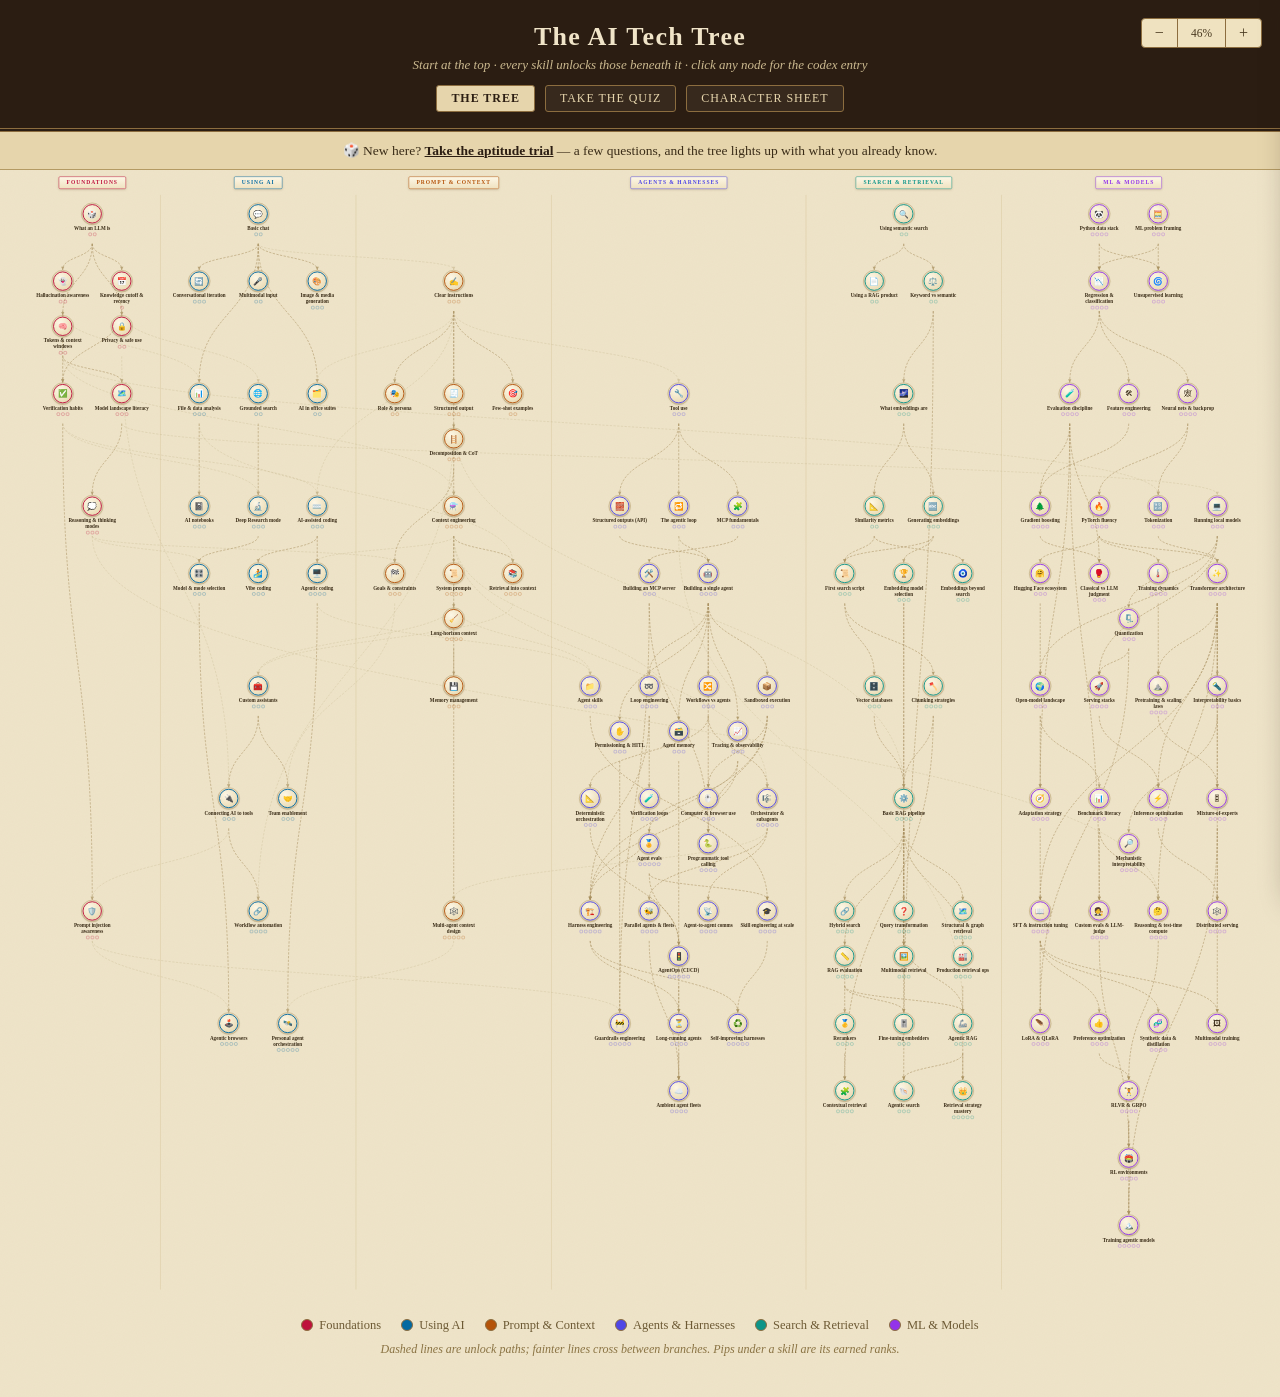
<file: index.html>
<!DOCTYPE html>
<html lang="en">
<head>
<meta charset="UTF-8">
<meta name="viewport" content="width=device-width, initial-scale=1.0">
<title>The AI Tech Tree</title>
<link rel="stylesheet" href="tt.css">
<style>
  #zoomCtl {
    position: absolute; right: 18px; top: 18px; z-index: 5;
    display: flex; align-items: stretch;
    background: #efe2c0; border: 1px solid #8c6d3f; border-radius: 4px; overflow: hidden;
  }
  #zoomCtl button {
    font-family: inherit; cursor: pointer; background: transparent; color: #4a3a20;
    border: none; border-right: 1px solid #8c6d3f; padding: 6px 13px;
  }
  #zoomCtl button:last-child { border-right: none; }
  #zoomCtl button:hover:not(:disabled) { background: #f7edd2; }
  #zoomCtl button:disabled { opacity: .4; cursor: default; }
  #zoomCtl #zoomOut, #zoomCtl #zoomIn { font-size: 16px; line-height: 1; }
  #zoomCtl #zoomPct { font-size: 11.5px; min-width: 46px; }
  @media (max-width: 700px) {
    /* absolute top-right collides with the centered, wrapping title on narrow screens —
       drop it into normal flow below the nav instead */
    #zoomCtl { position: static; margin: 14px auto 0; width: fit-content; }
  }
  #viewport { overflow: auto; -webkit-overflow-scrolling: touch; touch-action: pan-x pan-y; }
  /* .stage carries the *visual* (post-zoom) footprint so scrolling/centering use real box
     dimensions; .canvas keeps its native pixel size and is scaled with transform, which — unlike
     the legacy `zoom` property — every engine renders identically (avoids WebKit's mobile
     "text autosizing" blowing font sizes back up when a container is shrunk). */
  .stage { position: relative; margin: 0 auto; }
  .canvas { position: relative; transform-origin: top left; }
  svg.edges { position: absolute; inset: 0; pointer-events: none; }
  .lane-head {
    position: absolute; top: 14px; transform: translateX(-50%); z-index: 6;
    background: linear-gradient(180deg,#fdf7e6,#efe2c0);
    border: 1px solid var(--c); border-radius: 3px;
    padding: 5px 16px; font-size: 12px; font-weight: 700;
    letter-spacing: .18em; text-transform: uppercase; color: var(--c);
    box-shadow: 0 2px 5px rgba(80,60,20,.22); white-space: nowrap;
  }
  .node { position: absolute; width: 122px; text-align: center; cursor: pointer; transition: opacity .15s, transform .15s; z-index: 3; }
  .node .medal {
    width: 42px; height: 42px; margin: 0 auto 4px; border-radius: 50%;
    background: radial-gradient(circle at 35% 30%, #fdf7e6, #efe2c0 60%, #e2d1a6);
    border: 2.5px solid var(--c); outline: 1px solid #b49a63; outline-offset: 2px;
    display: flex; align-items: center; justify-content: center;
    font-size: 17px; box-shadow: 0 2px 5px rgba(80,60,20,.32);
  }
  .node .nm { font-size: 11px; font-weight: 700; line-height: 1.2; color: #3a2c17; }
  .node .pips { display:flex; justify-content:center; gap:3px; margin-top:3px; height:8px; }
  .node .pips i { width:7px; height:7px; border-radius:2px; border:1px solid var(--c); background:transparent; opacity:.55; }
  .node .pips i.on { background: var(--c); opacity:1; }
  /* once the trial has data, unearned skills recede */
  body.surveyed .node.locked { opacity:.38; }
  body.surveyed .node.locked .medal { filter: grayscale(.75); }
  body.surveyed .node.locked:hover { opacity:.9; }
  .node.sel .medal { outline:2px solid #2b1d12; outline-offset:3px; }
  .dim { opacity: .13 !important; }
  .lit { transform: scale(1.06); z-index: 8; opacity:1 !important; }
  .lit .medal { filter:none !important; }
  .tip {
    position: absolute; z-index: 60; width: 250px; font-size: 12px; line-height: 1.5;
    padding: 10px 13px; border-radius: 6px; pointer-events: none; display: none;
    background: #fbf3dd; border: 1px solid #b49a63; color: #4a3a20;
    box-shadow: 0 6px 18px rgba(80,60,20,.4);
  }
  .tip .needs { margin-top: 5px; font-size: 11px; color: #8a7343; font-style: italic; }
  footer { text-align: center; padding: 18px 0 40px; }
  .legend { display: inline-flex; gap: 20px; font-size: 12.5px; color: #6d5a34; flex-wrap: wrap; justify-content: center; }
  .legend .sw { width: 12px; height: 12px; border-radius: 50%; display: inline-block; margin-right: 6px; vertical-align: -1.5px; border: 1px solid #8c6d3f; }
  .hint { margin-top: 9px; font-size: 12px; font-style: italic; color: #8a7343; }

  .banner { text-align:center; padding: 10px; background:#e6d5ac; border-bottom:1px solid #b49a63; font-size:13.5px; }
  .banner a { color:#2b1d12; font-weight:700; }

  /* ---------- side drawer ---------- */
  #shade { position:fixed; inset:0; background:rgba(43,29,18,.25); z-index:90; opacity:0; pointer-events:none; transition:opacity .22s; }
  #shade.open { opacity:1; pointer-events:auto; }
  #drawer {
    position: fixed; top:0; right:0; width: 420px; max-width: 94vw; z-index: 95;
    height: 100vh; height: 100dvh;
    background: #fbf3dd; border-left: 2px solid #8c6d3f; box-shadow: -10px 0 28px rgba(43,29,18,.4);
    transform: translateX(105%); transition: transform .25s ease;
    overflow-y: auto; overflow-x: hidden; overscroll-behavior: contain;
    -webkit-overflow-scrolling: touch; touch-action: pan-y;
    padding: 22px 24px 40px;
  }
  #drawer.open { transform: translateX(0); }
  #drawer .dclose { position:absolute; top:12px; right:14px; font-size:20px; background:none; border:none; cursor:pointer; color:#8a7343; font-family:inherit; }
  #drawer .dhead { display:flex; gap:14px; align-items:center; margin: 4px 0 4px; }
  #drawer .dmedal {
    width: 56px; height: 56px; border-radius:50%; flex:none;
    background: radial-gradient(circle at 35% 30%, #fdf7e6, #efe2c0 60%, #e2d1a6);
    border: 3px solid var(--c); outline:1px solid #b49a63; outline-offset:2px;
    display:flex; align-items:center; justify-content:center; font-size:26px;
    box-shadow: 0 2px 6px rgba(80,60,20,.32);
  }
  #drawer h2 { font-size: 20px; line-height:1.2; }
  #drawer .dsub { margin-top: 3px; }
  #drawer h4 { font-size: 11px; letter-spacing:.16em; text-transform:uppercase; color:#6d5a34;
               border-bottom:1px solid #d8c69c; padding-bottom:4px; margin: 20px 0 9px; }
  #drawer p { font-size: 13.5px; line-height:1.6; color:#3a2c17; }
  #drawer .ranks { display:flex; flex-direction:column; gap:6px; }
  #drawer .rrow { display:flex; align-items:baseline; gap:9px; cursor:pointer; padding:6px 8px; border-radius:5px; border:1px solid transparent; }
  #drawer .rrow:hover { background:#fff9e8; border-color:#d8c69c; }
  #drawer .rrow .box { flex:none; width:15px; height:15px; border-radius:3px; border:1.5px solid var(--c); background:transparent; position:relative; top:2px; }
  #drawer .rrow.on .box { background:var(--c); }
  #drawer .rrow.on .box::after { content:'✓'; color:#fbf3dd; font-size:11px; position:absolute; top:-2px; left:2px; }
  #drawer .rrow .rl { font-size:13px; }
  #drawer .rrow.on .rl { font-weight:700; }
  #drawer .rrow .rn { font-size:10.5px; color:#8a7343; flex:none; width:16px; }
  #drawer .srcnote { font-size:11.5px; color:#8a7343; font-style:italic; margin-top:7px; }
  #drawer .linkrow { display:flex; flex-wrap:wrap; gap:7px; }
  #drawer .nlink { display:inline-flex; align-items:center; gap:6px; font-size:12px; text-decoration:none; color:#3a2c17;
                   border:1px solid var(--c); border-radius:14px; padding:4px 11px 4px 7px; background:#fdf7e6; cursor:pointer; }
  #drawer .nlink:hover { background:#fff9e8; }
  #drawer .nlink.done { border-style:solid; }
  #drawer .nlink.todo { opacity:.62; border-style:dashed; }
  #drawer ul.res { list-style:none; }
  #drawer ul.res li { margin-bottom:7px; font-size:13px; }
  #drawer ul.res a { color:#5b4426; }
</style>
</head>
<body>
<header class="masthead">
  <h1>The AI Tech Tree</h1>
  <div class="sub">Start at the top · every skill unlocks those beneath it · click any node for the codex entry</div>
  <div id="nav"></div>
  <div id="zoomCtl" role="group" aria-label="Zoom controls">
    <button id="zoomOut" title="Zoom out" aria-label="Zoom out">−</button>
    <button id="zoomPct" title="Reset to fit width" aria-label="Reset zoom to fit width">100%</button>
    <button id="zoomIn" title="Zoom in" aria-label="Zoom in">+</button>
  </div>
</header>
<div class="banner" id="banner" style="display:none">
  🎲 New here? <a href="quiz.html">Take the aptitude trial</a> — a few questions, and the tree lights up with what you already know.
</div>
<div id="viewport"><div class="stage" id="stage"><div class="canvas" id="canvas"></div></div></div>
<footer>
  <div class="legend" id="legend"></div>
  <div class="hint">Dashed lines are unlock paths; fainter lines cross between branches. Pips under a skill are its earned ranks.</div>
</footer>

<div id="shade"></div>
<aside id="drawer" aria-label="skill codex entry"></aside>

<script src="skills-data.js"></script>
<script src="app.js"></script>
<script>
document.getElementById('nav').innerHTML = ttNav('tree');
if (!TT.state.quiz.started && !TT.totals().resolved) document.getElementById('banner').style.display = '';

// ---------- layout ----------
const SLOTW = 128, LANE_GAP = 40, ROWH = 146, WRAPH = 98, TOP = 74, MARGIN = 46;
const groups = {};
NODES.forEach(n=>{
  const k = n.br + '|' + n.level;
  (groups[k] = groups[k] || []).push(n);
});
Object.values(groups).forEach(g=>{
  const ms = MAXSLOT[g[0].br];
  g.forEach((n,i)=>{ n.slot = i % ms; n.wrow = Math.floor(i / ms); n.rowCount = Math.min(g.length - Math.floor(i/ms)*ms, ms); });
});
let lx = MARGIN;
const laneStart = {}, laneWidth = {};
BRANCHES.forEach(b=>{
  laneStart[b.k] = lx;
  laneWidth[b.k] = MAXSLOT[b.k] * SLOTW;
  lx += laneWidth[b.k] + LANE_GAP;
});
const W = lx - LANE_GAP + MARGIN;
const levelRows = {};
for (let L=1; L<=MAXL; L++){
  levelRows[L] = 1;
  BRANCHES.forEach(b=>{
    const g = groups[b.k+'|'+L];
    if (g) levelRows[L] = Math.max(levelRows[L], Math.ceil(g.length / MAXSLOT[b.k]));
  });
}
const levelY = {};
let cy = TOP;
for (let L=1; L<=MAXL; L++){
  levelY[L] = cy;
  cy += ROWH + (levelRows[L]-1)*WRAPH;
}
const H = cy + 30;

NODES.forEach(n=>{
  const centerOffset = (MAXSLOT[n.br] - n.rowCount) * SLOTW / 2;
  n.x = laneStart[n.br] + centerOffset + n.slot*SLOTW + SLOTW/2;
  n.y = levelY[n.level] + n.wrow*WRAPH + 21 + 2;
});

// ---------- render ----------
const canvas = document.getElementById('canvas');
canvas.style.width = W+'px'; canvas.style.height = H+'px';

BRANCHES.forEach(b=>{
  const el = document.createElement('div');
  el.className = 'lane-head';
  el.style.left = (laneStart[b.k] + laneWidth[b.k]/2)+'px';
  el.style.setProperty('--c', b.c);
  el.textContent = b.name;
  canvas.appendChild(el);
});

const svg = document.createElementNS('http://www.w3.org/2000/svg','svg');
svg.setAttribute('class','edges'); svg.setAttribute('width',W); svg.setAttribute('height',H);
canvas.appendChild(svg);
BRANCHES.slice(1).forEach(b=>{
  const x = laneStart[b.k] - LANE_GAP/2;
  const p = document.createElementNS('http://www.w3.org/2000/svg','path');
  p.setAttribute('d',`M ${x} ${TOP-20} L ${x} ${H-16}`);
  p.setAttribute('stroke','#d8c69c'); p.setAttribute('stroke-width','1'); p.setAttribute('fill','none');
  svg.appendChild(p);
});

const EDGE_C = '#a8905f', EDGE_X = '#bfae83', EDGE_LIT = '#2b1d12';
const edgeEls = {};
const EDGES = [];
NODES.forEach(n=>n.pre.forEach(p=>EDGES.push([p, n.id])));
EDGES.forEach(([a,b])=>{
  const na = byId[a], nb = byId[b];
  const x1 = na.x, y1 = na.y + 21 + 42;   // out the bottom, below label+pips
  const x2 = nb.x, y2 = nb.y - 21 - 5;
  const my = (y1+y2)/2;
  const cross = na.br !== nb.br;
  const p = document.createElementNS('http://www.w3.org/2000/svg','path');
  p.setAttribute('d',`M ${x1} ${y1} C ${x1} ${my}, ${x2} ${my}, ${x2} ${y2-2} L ${x2} ${y2}`);
  p.setAttribute('fill','none');
  p.setAttribute('stroke', cross?EDGE_X:EDGE_C);
  p.setAttribute('stroke-width', cross?'1.2':'1.5');
  p.setAttribute('stroke-dasharray','5 3');
  p.style.opacity = cross? .5 : .75;
  const tip = document.createElementNS('http://www.w3.org/2000/svg','path');
  tip.setAttribute('d',`M ${x2-3.5} ${y2-7} L ${x2} ${y2} L ${x2+3.5} ${y2-7} Z`);
  tip.setAttribute('fill', cross?EDGE_X:EDGE_C);
  tip.style.opacity = cross? .5 : .75;
  svg.appendChild(p); svg.appendChild(tip);
  edgeEls[a+'>'+b] = {p, tip, cross};
});

const tipEl = document.createElement('div'); tipEl.className='tip'; canvas.appendChild(tipEl);

const nodeEls = {};
NODES.forEach(n=>{
  const el = document.createElement('div');
  el.className = 'node';
  el.style.left = (n.x-61)+'px';
  el.style.top = (n.y - 21 - 2)+'px';
  el.style.setProperty('--c', n.c);
  el.innerHTML = `<div class="medal">${n.icon}</div><div class="nm">${n.name}</div>
    <div class="pips">${Array.from({length:n.maxRank},(_,i)=>'<i></i>').join('')}</div>`;
  canvas.appendChild(el);
  nodeEls[n.id] = el;

  el.addEventListener('click', ()=>openDrawer(n.id));

  el.addEventListener('mouseenter', ()=>{
    const keep = new Set([n.id, ...ANC[n.id], ...DESC[n.id]]);
    NODES.forEach(m=>{
      nodeEls[m.id].classList.toggle('dim', !keep.has(m.id));
      nodeEls[m.id].classList.toggle('lit', keep.has(m.id));
    });
    Object.entries(edgeEls).forEach(([k,e])=>{
      const [a,b] = k.split('>');
      const on = keep.has(a) && keep.has(b);
      e.p.setAttribute('stroke', on?EDGE_LIT:(e.cross?EDGE_X:EDGE_C));
      e.p.setAttribute('stroke-width', on?'2.4':(e.cross?'1.2':'1.5'));
      e.tip.setAttribute('fill', on?EDGE_LIT:(e.cross?EDGE_X:EDGE_C));
      e.p.style.opacity = e.tip.style.opacity = on?1:.07;
    });
    tipEl.style.display='block';
    const needNames = n.pre.map(p=>byId[p].name).join(', ');
    const r = TT.rankOf(n.id), mm = TT.maskOf(n.id);
    const hi = mm.lastIndexOf(true);
    const rline = TT.resolved(n.id) ? `<div class="needs">Your ranks: ${r} of ${n.maxRank}${hi>=0? ' — up to "'+n.ranks[hi]+'"':''}</div>` : '';
    tipEl.innerHTML = `<b>${n.name}</b><br>${n.d}` + rline +
      (needNames?`<div class="needs">Unlocked by: ${needNames}</div>`:'<div class="needs">A starting point — no prerequisites.</div>');
    tipEl.style.left = Math.max(8, Math.min(n.x+40, W-266))+'px';
    tipEl.style.top = Math.max(6, n.y-80)+'px';
  });
  el.addEventListener('mouseleave', ()=>{
    NODES.forEach(m=>nodeEls[m.id].classList.remove('dim','lit'));
    Object.values(edgeEls).forEach(e=>{
      e.p.setAttribute('stroke', e.cross?EDGE_X:EDGE_C);
      e.p.setAttribute('stroke-width', e.cross?'1.2':'1.5');
      e.tip.setAttribute('fill', e.cross?EDGE_X:EDGE_C);
      e.p.style.opacity = e.tip.style.opacity = e.cross?.5:.75;
    });
    tipEl.style.display='none';
  });
});

document.getElementById('legend').innerHTML =
  BRANCHES.map(b=>`<span><span class="sw" style="background:${b.c}"></span>${b.name}</span>`).join('');

// ---------- progression state on the tree ----------
function refreshNode(id){
  const el = nodeEls[id], m = TT.maskOf(id);
  el.querySelectorAll('.pips i').forEach((p,i)=>p.classList.toggle('on', !!m[i]));
  el.classList.toggle('locked', TT.rankOf(id) === 0);
}
function refreshAll(){
  const surveyed = TT.totals().resolved > 0;
  document.body.classList.toggle('surveyed', surveyed);
  NODES.forEach(n=>refreshNode(n.id));
}
refreshAll();

// ---------- drawer ----------
const drawer = document.getElementById('drawer');
const shade = document.getElementById('shade');
let openId = null;

function srcLabel(e){
  if (!e) return 'Unmapped — the trial never got to this one. Tick a rank to set it yourself.';
  if (e.src === 'answered') return 'From your trial answer.';
  if (e.src === 'inferred') return e.r
    ? 'Inferred — you claimed a skill this one unlocks, so the tree vouched for you. Correct it if it overreached.'
    : 'Inferred — a prerequisite was still locked, so this was marked locked too.';
  return 'Set by hand. The tree respects your edits.';
}

function openDrawer(id){
  const n = byId[id];
  if (openId && nodeEls[openId]) nodeEls[openId].classList.remove('sel');
  openId = id;
  nodeEls[id].classList.add('sel');
  drawer.style.setProperty('--c', n.c);
  const e = TT.entry(id), r = TT.rankOf(id), m = TT.maskOf(id);
  const branch = BRANCHES.find(b=>b.k===n.br);
  const nlink = (pid, done) => {
    const p = byId[pid];
    return `<span class="nlink ${done?'done':'todo'}" style="--c:${p.c}" data-go="${pid}">${p.icon} ${p.name}</span>`;
  };

  drawer.innerHTML = `
    <button class="dclose" title="close">✕</button>
    <div class="dhead">
      <div class="dmedal">${n.icon}</div>
      <div>
        <h2>${n.name}</h2>
        <div class="dsub"><span class="tt-chip" style="--c:${n.c}">${branch.name}</span></div>
      </div>
    </div>

    <h4>Codex entry</h4>
    <p>${n.long}</p>

    <h4>Mastery — ${r} of ${n.maxRank} rank${n.maxRank>1?'s':''}</h4>
    <div class="ranks">
      ${n.ranks.map((lbl,i)=>`
        <div class="rrow ${m[i] ? 'on':''}" data-i="${i}">
          <span class="rn">${i+1}</span><span class="box"></span><span class="rl">${lbl}</span>
        </div>`).join('')}
    </div>
    <div class="srcnote">${srcLabel(e)}</div>

    <h4>Leveling up</h4>
    <p>${n.levelUp}</p>

    ${n.resources.length ? `<h4>Learn more</h4>
    <ul class="res">${n.resources.map(x=>`<li>📜 <a href="${x.u}" target="_blank" rel="noopener">${x.t}</a></li>`).join('')}</ul>` : ''}

    <h4>Unlocked by</h4>
    ${n.pre.length ? `<div class="linkrow">${n.pre.map(p=>nlink(p, TT.rankOf(p)>0)).join('')}</div>`
                   : '<p style="font-style:italic;color:#8a7343">A starting point — no prerequisites.</p>'}

    ${UNLOCKS[id].length ? `<h4>Unlocks</h4>
    <div class="linkrow">${UNLOCKS[id].map(p=>nlink(p, TT.rankOf(p)>0)).join('')}</div>` : ''}
  `;

  drawer.querySelector('.dclose').addEventListener('click', closeDrawer);
  drawer.querySelectorAll('.rrow').forEach(row => row.addEventListener('click', ()=>{
    TT.toggleRank(id, +row.dataset.i);   // each rank is its own checkbox — gaps allowed
    refreshAll();
    openDrawer(id);                      // re-render with new state
  }));
  drawer.querySelectorAll('.nlink').forEach(a => a.addEventListener('click', ()=>{
    const pid = a.dataset.go;
    openDrawer(pid);
    scrollToNode(pid);
  }));

  drawer.classList.add('open');
  shade.classList.add('open');
  history.replaceState(null, '', '#s=' + id);
}

function closeDrawer(){
  drawer.classList.remove('open');
  shade.classList.remove('open');
  if (openId && nodeEls[openId]) nodeEls[openId].classList.remove('sel');
  openId = null;
  history.replaceState(null, '', location.pathname);
}
shade.addEventListener('click', closeDrawer);
document.addEventListener('keydown', e=>{ if (e.key==='Escape') closeDrawer(); });

function scrollToNode(id){
  const n = byId[id];
  const vp = document.getElementById('viewport');
  vp.scrollTo({ left: n.x*scale - window.innerWidth/2, behavior:'smooth' });
  window.scrollTo({ top: Math.max(0, n.y*scale - window.innerHeight/2 + 140), behavior:'smooth' });
}

// ---------- zoom ----------
// Map-style zoom: +/- step buttons plus a "reset to fit width" readout, in place of the old
// binary actual-size/fit-width toggle. `.canvas` is scaled with `transform` (not the legacy
// `zoom` property) so every browser — including mobile Safari — renders it identically.
const vp = document.getElementById('viewport'), stage = document.getElementById('stage');
const zoomOutBtn = document.getElementById('zoomOut'), zoomInBtn = document.getElementById('zoomIn'), zoomPctBtn = document.getElementById('zoomPct');
const ZOOM_MIN = 0.08, ZOOM_MAX = 2, ZOOM_STEP = 0.15;
function fitScale(){ return Math.min(1, (window.innerWidth - 24) / W); }
// On phone-width screens, fitting the whole (wide) tree into view shrinks nodes past legibility —
// start at actual size there instead and let people pan/scroll; wider screens keep the overview
// default, and stay "live" (re-fitting on resize) until the person manually zooms.
let liveFit = !window.matchMedia('(max-width: 700px)').matches;
let scale = liveFit ? fitScale() : 1;

function applyZoom(){
  canvas.style.transform = `scale(${scale})`;
  stage.style.width = Math.round(W*scale)+'px';
  stage.style.height = Math.round(H*scale)+'px';
  zoomPctBtn.textContent = Math.round(scale*100)+'%';
  zoomOutBtn.disabled = scale <= ZOOM_MIN + 0.001;
  zoomInBtn.disabled = scale >= ZOOM_MAX - 0.001;
}
function setZoom(s){
  liveFit = false;
  scale = Math.min(ZOOM_MAX, Math.max(ZOOM_MIN, s));
  applyZoom();
}
zoomInBtn.addEventListener('click', ()=> setZoom(scale + ZOOM_STEP));
zoomOutBtn.addEventListener('click', ()=> setZoom(scale - ZOOM_STEP));
zoomPctBtn.addEventListener('click', ()=>{ liveFit = true; scale = fitScale(); applyZoom(); });
window.addEventListener('resize', ()=>{ if (liveFit){ scale = fitScale(); applyZoom(); } });
applyZoom();

// deep link: index.html#s=R11 opens the codex entry
const m = location.hash.match(/^#s=([A-Z]\d+)$/);
if (m && byId[m[1]]){ openDrawer(m[1]); setTimeout(()=>scrollToNode(m[1]), 60); }
</script>
</body>
</html>
</file>
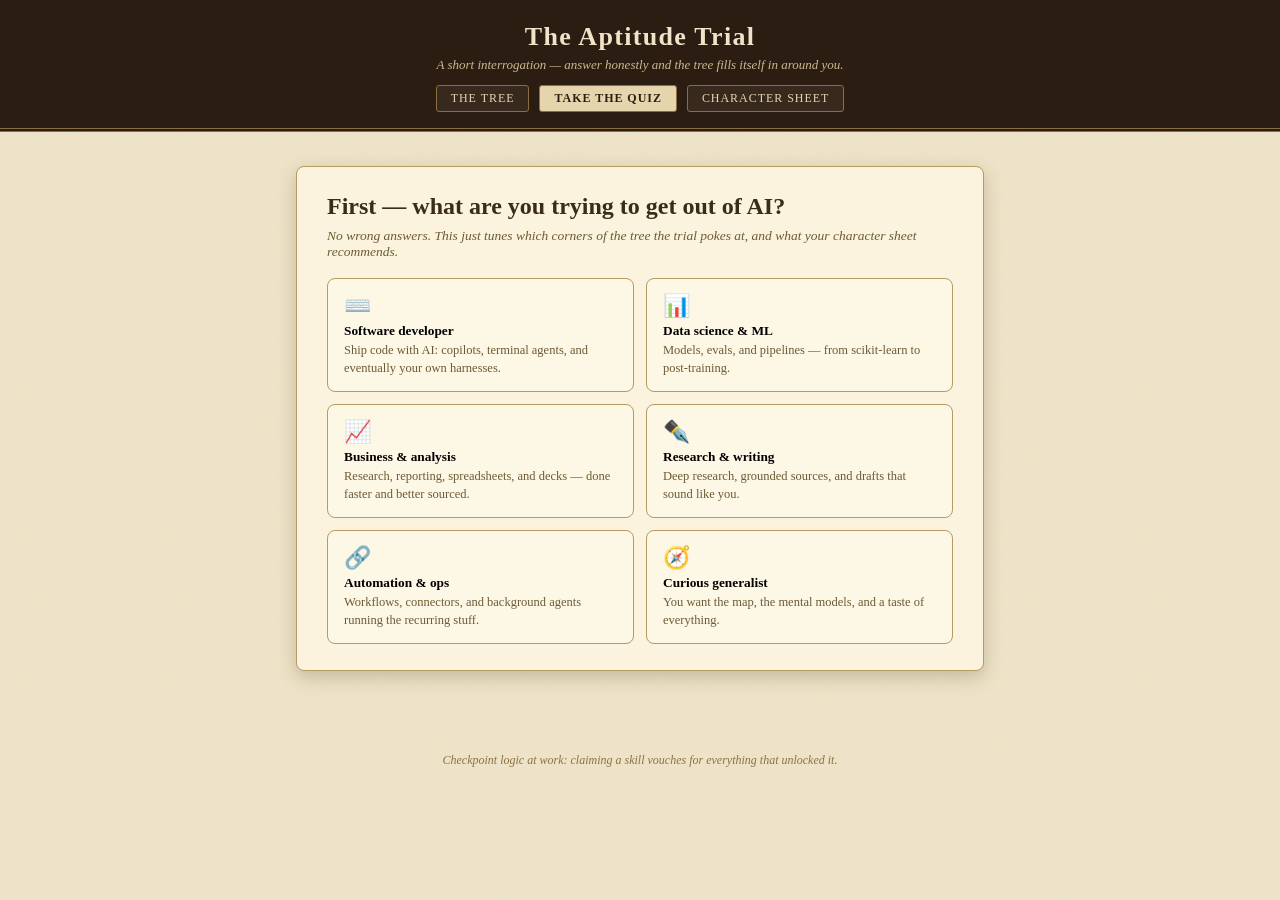
<file: quiz.html>
<!DOCTYPE html>
<html lang="en">
<head>
<meta charset="UTF-8">
<meta name="viewport" content="width=device-width, initial-scale=1.0">
<title>The AI Tech Tree — Aptitude Trial</title>
<link rel="stylesheet" href="tt.css">
<style>
  main { max-width: 720px; margin: 34px auto 60px; padding: 0 16px; }

  .progress { margin-bottom: 22px; }
  .progress .lbl { display:flex; justify-content:space-between; font-size:12px; color:#8a7343; font-style:italic; margin-bottom:5px; }
  .progress .rail { height: 10px; border:1px solid #b49a63; border-radius: 6px; background:#efe2c0; overflow:hidden; }
  .progress .fill { height:100%; background: linear-gradient(90deg,#8c6d3f,#5b4426); border-radius: 6px 0 0 6px; transition: width .35s; }

  .qhead { display:flex; align-items:center; gap:14px; margin-bottom: 6px; }
  .qhead .medal {
    width: 52px; height: 52px; border-radius: 50%; flex: none;
    background: radial-gradient(circle at 35% 30%, #fdf7e6, #efe2c0 60%, #e2d1a6);
    border: 2.5px solid var(--c,#8c6d3f); outline: 1px solid #b49a63; outline-offset: 2px;
    display:flex; align-items:center; justify-content:center; font-size: 24px;
    box-shadow: 0 2px 5px rgba(80,60,20,.32);
  }
  .qhead h2 { font-size: 21px; }
  .qdesc { font-size: 13.5px; color:#6d5a34; font-style: italic; margin: 8px 0 18px; }
  .prompt { font-size: 14px; margin-bottom: 12px; }

  .opts { display:flex; flex-direction:column; gap:9px; }
  .opt {
    text-align:left; font-family:inherit; font-size:14px; line-height:1.45; cursor:pointer;
    padding: 11px 14px 11px 12px; border:1px solid #b49a63; border-radius:6px;
    background:#fdf7e6; color:#3a2c17; display:flex; gap:10px; align-items:baseline;
    transition: transform .08s, background .12s; user-select:none;
  }
  .opt:hover { background:#fff9e8; transform: translateX(3px); border-color: var(--c,#8c6d3f); }
  .opt .pip { font-size:11px; color:#8a7343; flex:none; width:58px; letter-spacing:.06em; }
  .opt .box { flex:none; width:15px; height:15px; border-radius:3px; border:1.5px solid var(--c,#8c6d3f);
              background:transparent; position:relative; top:2px; }
  .opt.on { background:#fff9e8; border-color: var(--c,#8c6d3f); }
  .opt.on .box { background: var(--c,#8c6d3f); }
  .opt.on .box::after { content:'✓'; color:#fbf3dd; font-size:11px; position:absolute; top:-2.5px; left:2px; }
  .qactions { display:flex; gap:10px; margin-top:16px; align-items:center; }
  .qactions .spacer { flex:1; font-size:11.5px; color:#8a7343; font-style:italic; }

  .goalgrid { display:grid; grid-template-columns: 1fr 1fr; gap:12px; }
  .goal {
    text-align:left; font-family:inherit; cursor:pointer; padding:14px 16px;
    border:1px solid #b49a63; border-radius:8px; background:#fdf7e6;
  }
  .goal:hover { background:#fff9e8; border-color:#8c6d3f; transform: translateY(-2px); }
  .goal .gi { font-size:22px; }
  .goal .gn { font-weight:700; margin:4px 0 3px; }
  .goal .gb { font-size:12.5px; color:#6d5a34; line-height:1.4; }
  @media (max-width: 560px){ .goalgrid { grid-template-columns: 1fr; } }

  .below { display:flex; justify-content:space-between; align-items:center; margin-top:18px; }
  .skipnote { font-size:12px; color:#8a7343; font-style:italic; }

  .donecard { text-align:center; }
  .donecard h2 { margin-bottom: 10px; }
  .donecard p { font-size:14px; color:#6d5a34; margin-bottom:18px; }
  .donecard .row { display:flex; gap:10px; justify-content:center; flex-wrap:wrap; }
</style>
</head>
<body>
<header class="masthead">
  <h1>The Aptitude Trial</h1>
  <div class="sub">A short interrogation — answer honestly and the tree fills itself in around you.</div>
  <div id="nav"></div>
</header>

<main>
  <div class="progress" id="progress" style="display:none">
    <div class="lbl"><span id="pLeft"></span><span id="pRight"></span></div>
    <div class="rail"><div class="fill" id="pFill" style="width:0%"></div></div>
  </div>
  <div class="tt-card" id="card"></div>
  <div class="below" id="below" style="display:none">
    <span class="skipnote">Answers save as you go — leave and come back whenever.</span>
    <button class="tt-btn ghost" id="skipBtn">Skip to my results →</button>
  </div>
</main>

<footer class="tt-foot">Checkpoint logic at work: claiming a skill vouches for everything that unlocked it.</footer>

<script src="skills-data.js"></script>
<script src="app.js"></script>
<script>
document.getElementById('nav').innerHTML = ttNav('quiz');

const MORE = new URLSearchParams(location.search).has('more');
const RETAKE = new URLSearchParams(location.search).has('retake');
if (RETAKE) TT.reset();

const CAP = 30;                    // hard ceiling on questions per sitting
let askedThisSitting = 0;
let lastBranch = null;
let confirming = false;            // true once we're re-checking inferred guesses (?more mode)

const card = document.getElementById('card');
const below = document.getElementById('below');
const progress = document.getElementById('progress');

// A rotating cast of "nope" options, so the trial doesn't drone.
const ZEROES = ['Not my world yet', 'Haven’t crossed paths with it', 'News to me', 'Not yet — someday, maybe'];
let zi = 0;

function pickNext(){
  let pool = NODES.filter(n => !TT.resolved(n.id));
  confirming = false;
  if (!pool.length && MORE){
    pool = NODES.filter(n => { const e = TT.entry(n.id); return e && e.src === 'inferred'; });
    confirming = true;
  }
  if (!pool.length) return null;
  const g = TT.goal;
  let best = null, bs = -Infinity;
  pool.forEach(n => {
    let score;
    if (confirming){
      // check the boldest guesses first
      score = TT.entry(n.id).r + (g ? g.w[n.br] : 1);
    } else {
      const ua = [...ANC[n.id]].filter(a => !TT.resolved(a)).length;
      const ud = [...DESC[n.id]].filter(d => !TT.resolved(d)).length;
      const info = Math.min(ua, ud) * 2 + Math.max(ua, ud) * 0.35;   // binary-search the DAG
      const w = g ? g.w[n.br] : 1;
      score = info * (0.75 + 0.5 * w) - (n.br === lastBranch ? 0.8 : 0);
    }
    if (score > bs || (score === bs && best && n.id < best.id)){ bs = score; best = n; }
  });
  return best;
}

function updateProgress(){
  const t = TT.totals();
  progress.style.display = '';
  document.getElementById('pFill').style.width = Math.round(100 * t.resolved / t.nodes) + '%';
  document.getElementById('pLeft').textContent = `${t.resolved} of ${t.nodes} skills mapped`;
  const est = Math.max(0, Math.min(CAP - askedThisSitting, Math.ceil(t.unknown / 5)));
  document.getElementById('pRight').textContent = t.unknown === 0 ? 'fully mapped' : `~${est} question${est===1?'':'s'} to go`;
}

function showGoal(){
  progress.style.display = 'none';
  below.style.display = 'none';
  card.innerHTML = `
    <h2 style="margin-bottom:6px">First — what are you trying to get out of AI?</h2>
    <p class="qdesc">No wrong answers. This just tunes which corners of the tree the trial pokes at, and what your character sheet recommends.</p>
    <div class="goalgrid">` +
    GOALS.map(g => `
      <button class="goal" data-k="${g.k}">
        <span class="gi">${g.icon}</span>
        <div class="gn">${g.name}</div>
        <div class="gb">${g.blurb}</div>
      </button>`).join('') + `
    </div>`;
  card.querySelectorAll('.goal').forEach(b => b.addEventListener('click', () => {
    TT.state.goal = b.dataset.k; TT.save();
    next();
  }));
}

function showQuestion(n){
  below.style.display = '';
  updateProgress();
  const zero = ZEROES[zi++ % ZEROES.length];
  const confirmNote = confirming
    ? `<p class="qdesc" style="margin-top:-8px">The tree guessed at this one from your other answers — set the record straight.</p>` : '';
  const prior = TT.entry(n.id);        // pre-tick the tree's guess in confirm mode
  const mask = prior && prior.m ? prior.m.slice(0, n.maxRank) : Array.from({length:n.maxRank}, ()=>false);

  card.innerHTML = `
    <div class="qhead" style="--c:${n.c}">
      <div class="medal">${n.icon}</div>
      <div>
        <span class="tt-chip" style="--c:${n.c}">${BRANCHES.find(b=>b.k===n.br).name}</span>
        <h2>${n.name}</h2>
      </div>
    </div>
    <p class="qdesc">${n.d}</p>
    ${confirmNote}
    <p class="prompt">Tick everything that's true — gaps are allowed. You might run the thing in production and still owe rank 1 some reading.</p>
    <div class="opts">` +
      n.ranks.map((lbl, i) => `
      <div class="opt ${mask[i]?'on':''}" data-i="${i}" style="--c:${n.c}" role="checkbox" aria-checked="${mask[i]}" tabindex="0">
        <span class="pip">rank ${i+1}/${n.maxRank}</span><span class="box"></span>You ${lbl.charAt(0).toLowerCase()+lbl.slice(1)}</div>`).join('') + `
    </div>
    <div class="qactions">
      <span class="spacer"></span>
      <button class="tt-btn ${mask.some(Boolean)?'dark':'ghost'}" id="submitBtn">${mask.some(Boolean) ? "That's me →" : zero}</button>
    </div>`;

  const submitBtn = card.querySelector('#submitBtn');
  const submit = m => { TT.answer(n.id, m); lastBranch = n.br; askedThisSitting++; next(); };

  function syncSubmitBtn(){
    const any = mask.some(Boolean);
    submitBtn.textContent = any ? "That's me →" : zero;
    submitBtn.classList.toggle('dark', any);
    submitBtn.classList.toggle('ghost', !any);
  }

  card.querySelectorAll('.opt').forEach(el => {
    const flip = () => {
      const i = +el.dataset.i;
      mask[i] = !mask[i];
      el.classList.toggle('on', mask[i]);
      el.setAttribute('aria-checked', mask[i]);
      syncSubmitBtn();
    };
    el.addEventListener('click', flip);
    el.addEventListener('keydown', e => { if (e.key===' '||e.key==='Enter'){ e.preventDefault(); flip(); } });
  });
  submitBtn.addEventListener('click', () => submit(mask));
}

function finish(skipped){
  TT.state.quiz.done = true;
  TT.state.quiz.skipped = !!skipped;
  TT.save();
  location.href = 'results.html';
}

function showFullyMapped(){
  TT.state.quiz.done = true;
  TT.state.quiz.skipped = false;
  TT.save();
  progress.style.display = 'none';
  below.style.display = 'none';
  const t = TT.totals();
  card.innerHTML = `
    <div class="donecard">
      <h2>Every skill’s mapped.</h2>
      <p>${t.achieved} of ${t.nodes} skills earned, and nothing left unanswered right now.
         Check back later — new skills may show up as the tree grows.</p>
      <div class="row">
        <a class="tt-btn dark" href="results.html">See my character sheet</a>
      </div>
    </div>`;
}

function showAlreadyDone(){
  const t = TT.totals();
  progress.style.display = 'none'; below.style.display = 'none';
  card.innerHTML = `
    <div class="donecard">
      <h2>You’ve already stood trial.</h2>
      <p>${t.achieved} skills earned, ${t.unknown ? t.unknown + ' still unmapped' : 'the whole tree mapped'}.
         Refine the picture, or wipe the slate and start over.</p>
      <div class="row">
        <a class="tt-btn dark" href="results.html">See my character sheet</a>
        ${t.unknown || NODES.some(n=>{const e=TT.entry(n.id);return e&&e.src==='inferred';})
          ? '<a class="tt-btn" href="quiz.html?more=1">Answer more questions</a>' : ''}
        <button class="tt-btn ghost" id="retakeBtn">Retake from scratch</button>
      </div>
    </div>`;
  document.getElementById('retakeBtn').addEventListener('click', () => {
    if (confirm('Reset all progress and retake the trial?')){ TT.reset(); location.href = 'quiz.html'; }
  });
}

function next(){
  if (!TT.state.goal){ showGoal(); return; }
  if (askedThisSitting >= CAP){ finish(false); return; }
  const n = pickNext();
  if (!n){ showFullyMapped(); return; }
  TT.state.quiz.started = true; TT.save();
  showQuestion(n);
}

document.getElementById('skipBtn').addEventListener('click', () => finish(true));

if (TT.state.quiz.done && !MORE && !RETAKE) showAlreadyDone();
else next();
</script>
</body>
</html>
</file>
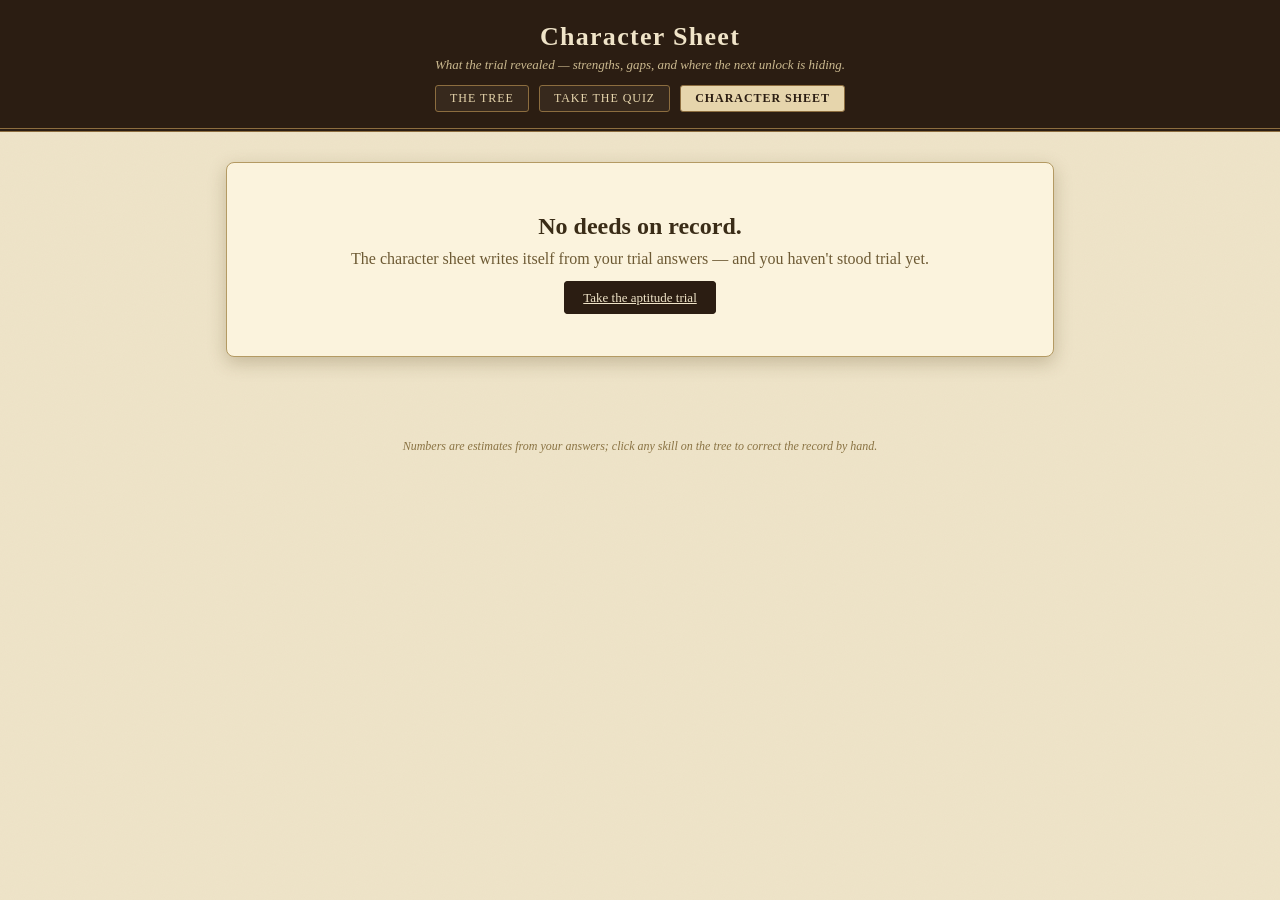
<file: results.html>
<!DOCTYPE html>
<html lang="en">
<head>
<meta charset="UTF-8">
<meta name="viewport" content="width=device-width, initial-scale=1.0">
<title>The AI Tech Tree — Character Sheet</title>
<link rel="stylesheet" href="tt.css">
<style>
  main { max-width: 860px; margin: 30px auto 60px; padding: 0 16px; display:flex; flex-direction:column; gap:20px; }

  .sheethead { display:flex; align-items:center; gap:20px; flex-wrap:wrap; }
  .sigil {
    width: 84px; height: 84px; border-radius: 50%; flex:none;
    background: radial-gradient(circle at 35% 30%, #fdf7e6, #efe2c0 60%, #e2d1a6);
    border: 3px solid #8c6d3f; outline: 1px solid #b49a63; outline-offset: 3px;
    display:flex; align-items:center; justify-content:center; font-size: 38px;
    box-shadow: 0 3px 8px rgba(80,60,20,.35);
  }
  .titleblock h2 { font-size: 26px; letter-spacing:.02em; }
  .titleblock .tagline { font-size: 13.5px; color:#6d5a34; font-style:italic; margin-top:4px; }

  .stats { display:flex; gap:12px; flex-wrap:wrap; margin-left:auto; }
  .stat { text-align:center; padding: 8px 16px; border:1px solid #b49a63; border-radius:6px; background:#fdf7e6; min-width:92px; }
  .stat .v { font-size: 22px; font-weight:700; }
  .stat .l { font-size: 10.5px; letter-spacing:.12em; text-transform:uppercase; color:#8a7343; margin-top:2px; }

  h3.sect { font-size: 13px; letter-spacing:.18em; text-transform:uppercase; color:#6d5a34;
            border-bottom:1px solid #d8c69c; padding-bottom:6px; margin-bottom:14px; }

  /* progression ladder */
  .ladder { display:flex; flex-direction:column-reverse; border:3px solid #8c6d3f; border-radius:8px; overflow:hidden; background:#e6d5ac; }
  .rung { position:relative; display:flex; align-items:center; gap:14px; padding:12px 18px; flex-wrap:wrap; }
  .rung:not(:first-child) { border-bottom:2px solid #cdb586; }
  .rung.locked { opacity:.5; }
  .rung.climbed { background: rgba(140,109,63,.16); }
  .rung.current { background: rgba(140,109,63,.3); box-shadow: inset 0 0 0 2px #8c6d3f; }
  .rung .ri { font-size:24px; width:34px; text-align:center; flex:none; }
  .rung .rmeta { flex:1; min-width:130px; }
  .rung .rt { font-weight:700; font-size:14px; }
  .rung .rr { font-size:11px; color:#8a7343; font-style:italic; margin-top:1px; }
  .rung .rbar { width:120px; height:10px; border:1px solid #b49a63; border-radius:5px; background:#fbf3dd; overflow:hidden; flex:none; }
  .rung .rbarfill { height:100%; background:#8c6d3f; }
  .rung.current .rbarfill { background:#5b4426; }
  .youhere {
    font-size:10.5px; font-weight:700; letter-spacing:.08em; text-transform:uppercase;
    background:#2b1d12; color:#f0e4c8; padding:3px 10px; border-radius:10px; white-space:nowrap; flex:none;
  }
  @media (max-width:560px){ .rung .rbar { width:100%; order:5; } }

  /* branch meters */
  .meter { display:grid; grid-template-columns: 168px 1fr 86px; gap:12px; align-items:center; margin-bottom:12px; }
  .meter .bn { font-size: 13.5px; font-weight:700; color: var(--c); text-align:right; }
  .meter .bn small { display:block; font-weight:400; font-size:11px; color:#8a7343; font-style:italic; }
  .meter .rail { height: 16px; background:#efe2c0; border:1px solid #cbb98f; border-radius: 5px; position:relative; overflow:hidden; }
  .meter .fill { position:absolute; inset:0 auto 0 0; background: var(--c); border-radius: 4px;
                 border-right: 2px solid #fbf3dd; transition: width .6s cubic-bezier(.2,.8,.3,1); }
  .meter .fill.faint { opacity:.28; border-right:none; }
  .meter .val { font-size: 12.5px; color:#4a3a20; font-variant-numeric: tabular-nums; }
  .meter .pips-note { font-size:11px; }
  @media (max-width: 640px){ .meter { grid-template-columns: 1fr; gap:4px; } .meter .bn { text-align:left; } }

  /* prose */
  .prose p { font-size: 15px; line-height: 1.65; margin-bottom: 13px; }
  .prose p:last-child { margin-bottom: 0; }

  .skillchips { display:flex; flex-wrap:wrap; gap:8px; margin-top:10px; }
  a.schip { display:inline-flex; align-items:center; gap:7px; text-decoration:none;
            font-size: 12.5px; color:#3a2c17; padding: 6px 12px 6px 8px;
            border:1px solid var(--c); border-radius: 20px; background:#fdf7e6; }
  a.schip:hover { background:#fff9e8; transform: translateY(-1px); }
  a.schip .em { font-size:15px; }
  a.schip .r { font-size:10.5px; color:#8a7343; }

  .actions { display:flex; gap:10px; flex-wrap:wrap; justify-content:center; }
  .unmapped-note { font-size: 12.5px; color:#8a7343; font-style: italic; text-align:center; }

  .empty { text-align:center; padding: 50px 20px; }
  .empty h2 { margin-bottom:10px; }
  .empty p { color:#6d5a34; margin-bottom:20px; }
</style>
</head>
<body>
<header class="masthead">
  <h1>Character Sheet</h1>
  <div class="sub">What the trial revealed — strengths, gaps, and where the next unlock is hiding.</div>
  <div id="nav"></div>
</header>

<main id="main"></main>

<footer class="tt-foot">Numbers are estimates from your answers; click any skill on the tree to correct the record by hand.</footer>

<script src="skills-data.js"></script>
<script src="app.js"></script>
<script>
document.getElementById('nav').innerHTML = ttNav('results');
const main = document.getElementById('main');

const t = TT.totals();
if (!TT.state.quiz.started && !t.resolved){
  main.innerHTML = `<div class="tt-card empty">
    <h2>No deeds on record.</h2>
    <p>The character sheet writes itself from your trial answers — and you haven't stood trial yet.</p>
    <a class="tt-btn dark" href="quiz.html">Take the aptitude trial</a>
  </div>`;
} else {
  render();
}

function render(){
  const goal = TT.goal;
  const bs = TT.branchStats();
  const branches = Object.values(bs);
  const pct = t.pct;

  // ---- title assembly ----
  const EPITHETS = ['Fresh-Spawned','Apprentice','Journeyman','Adept','Master'];
  const tier = pct < .08 ? 0 : pct < .25 ? 1 : pct < .45 ? 2 : pct < .7 ? 3 : 4;
  const CLASSES = { dev:'Artificer', data:'Alchemist', analyst:'Strategist', research:'Scribe', ops:'Mechanist', curious:'Wanderer' };
  const cls = goal ? CLASSES[goal.k] : 'Wanderer';
  const title = `${EPITHETS[tier]} ${cls}`;

  // ---- progression ladder ----
  const TIER_ICONS = ['🌱','📖','🛠️','⚔️','👑'];
  const TIER_RANGES = [0, .08, .25, .45, .7, 1];
  const ladderRungs = EPITHETS.map((name, i) => {
    const lo = TIER_RANGES[i], hi = TIER_RANGES[i+1];
    const status = i < tier ? 'climbed' : i === tier ? 'current' : 'locked';
    const fill = i < tier ? 100 : i > tier ? 0 : Math.round(100 * Math.min(1, Math.max(0, (pct - lo) / (hi - lo))));
    return `<div class="rung ${status}">
      <div class="ri">${TIER_ICONS[i]}</div>
      <div class="rmeta">
        <div class="rt">${name}</div>
        <div class="rr">${Math.round(lo*100)}–${hi>=1?100:Math.round(hi*100)}% of total ranks</div>
      </div>
      <div class="rbar"><div class="rbarfill" style="width:${fill}%"></div></div>
      ${i === tier ? '<span class="youhere">You are here</span>' : ''}
    </div>`;
  }).join('');

  // ---- prose snippets ----
  const OPENERS = [
    ["You're at the base of the tree looking up — which is the one spot with the best view of everything left to unlock.",
     "Everything above you is still fog-of-war. Good news: the early nodes are cheap, and they cascade."],
    ["You've cleared the entry rungs and it shows: the fundamentals are in, and the interesting branches are starting to open.",
     "Solid footing on the lower tree. From here the unlocks come faster than you'd think — the roots feed everything."],
    ["A proper mid-tree build: real skills, real reps, and enough map knowledge to know what you're skipping.",
     "You've put honest points into this tree. The middle tiers are where compounding kicks in, and you're in them."],
    ["This is a serious build. Most of the tree is lit, and you're working the branches where mastery actually gets hard.",
     "Deep into the tree now — what's left mostly requires shipping real things, not reading about them."],
    ["Near-complete map, high ranks, capstones in reach. At this point you're less a student of the tree and more a maintainer of it.",
     "The tree is mostly conquered territory. What remains is frontier work — the nodes that move every year."]
  ];

  const STRONG = {
    F:"your mental models are doing quiet load-bearing work — every other branch gets cheaper because of it",
    U:"you've turned everyday AI tools into an actual practice, which is rarer than the marketing implies",
    P:"you shape context like someone who knows the window is scarce — the craft skill that upgrades everything else",
    A:"you don't just use agents, you build the cages they run in — 2026's highest-leverage engineering lane",
    R:"you know how to make machines find the right thing, which is quietly half of every AI product that works",
    M:"you understand the machinery under the hood, which turns everyone else's magic into your engineering"
  };
  const WEAK = {
    F:"a few missing mental models there tend to tax everything downstream — cheap points, big returns",
    U:"the everyday tooling is your blind spot, and it's the fastest XP in the entire tree",
    P:"sharper context craft would compound across every branch you already have",
    A:"the agent lane is where the industry moved; even two or three nodes there change what you can delegate",
    R:"retrieval is thin, and it gates most 'AI over your own data' ambitions",
    M:"the model internals are dark to you — fine for many builds, limiting for a few specific ones"
  };

  const spread = Math.max(...branches.map(b=>b.pct)) - Math.min(...branches.map(b=>b.pct));
  const sorted = [...branches].sort((a,b)=>b.pct-a.pct);
  const top = sorted[0], second = sorted[1], low = sorted[sorted.length-1];

  const CAPSTONES = ['U18','A28','R24','M34'];
  const capsEarned = CAPSTONES.filter(id=>TT.rankOf(id)>0);

  const pick = (arr, seed) => arr[seed % arr.length];
  const seed = t.pts + t.achieved;

  const paras = [];
  paras.push(pick(OPENERS[tier], seed) + ` You've earned <b>${t.achieved}</b> of ${t.nodes} skills and <b>${t.pts}</b> of ${TOTAL_RANKS} total ranks${capsEarned.length ? `, including ${capsEarned.length} capstone${capsEarned.length>1?'s':''} (${capsEarned.map(id=>byId[id].name).join(', ')})` : ''}.`);

  if (t.achieved > 0){
    let s = `Your strongest lane is <b style="color:${top.c}">${top.name}</b> — ${STRONG[top.k]}.`;
    if (second && second.pct > 0.05 && top.pct - second.pct < 0.12)
      s += ` <b style="color:${second.c}">${second.name}</b> runs a close second, which makes for a sturdy two-branch build.`;
    paras.push(s);
    if (low.pct < top.pct - 0.05)
      paras.push(`The thinnest branch is <b style="color:${low.c}">${low.name}</b>: ${WEAK[low.k]}.`);
    paras.push(spread < 0.15
      ? `It's an even-keeled build — no branch left badly behind. Generalists age well in this tree; the cross-branch unlocks come to you for free.`
      : `It's a spiky build — deep where you care, dark where you don't. Nothing wrong with that, but watch the cross-branch prerequisites: several late-game nodes want points from lanes you've been skipping.`);
  }

  if (goal){
    const front = TT.frontier(4), grow = TT.growth(3);
    let g = `${goal.icon} As a <b>${goal.name.toLowerCase()}</b> build: ${goal.angle}`;
    paras.push(g);
    if (front.length || grow.length){
      let n = '';
      if (front.length) n += `Next unlocks worth taking — prerequisites already met: ${front.map(f=>`<b>${f.name}</b>`).join(', ')}.`;
      if (grow.length) n += ` Cheapest rank-ups in skills you've already started: ${grow.map(f=>`<b>${f.name}</b>`).join(', ')}.`;
      paras.push(n);
    }
  }

  // ---- meters ----
  const meters = branches.map(b => {
    const w = Math.round(100 * b.pct);
    const unknown = b.n - b.resolved;
    return `<div class="meter" style="--c:${b.c}">
      <div class="bn">${b.name}<small>${b.achieved}/${b.n} skills · ${unknown ? unknown + ' unmapped' : 'fully mapped'}</small></div>
      <div class="rail" title="${b.pts} of ${b.max} ranks">
        <div class="fill" style="width:${Math.max(w, b.pts?2:0)}%"></div>
      </div>
      <div class="val">${b.pts} / ${b.max} <span style="color:#8a7343">(${w}%)</span></div>
    </div>`;
  }).join('');

  // ---- focus chips ----
  const front = TT.frontier(5), grow = TT.growth(4);
  const chip = n => `<a class="schip" style="--c:${n.c}" href="index.html#s=${n.id}">
      <span class="em">${n.icon}</span>${n.name}
      <span class="r">${TT.rankOf(n.id) ? 'rank '+TT.rankOf(n.id)+'→'+(TT.rankOf(n.id)+1) : 'unlock'}</span></a>`;

  main.innerHTML = `
    <div class="tt-card">
      <div class="sheethead">
        <div class="sigil">${goal ? goal.icon : '🧭'}</div>
        <div class="titleblock">
          <h2>${title}</h2>
          <div class="tagline">${goal ? goal.blurb : 'Unaligned — take the trial to pick a calling.'}</div>
        </div>
        <div class="stats">
          <div class="stat"><div class="v">${t.achieved}</div><div class="l">skills earned</div></div>
          <div class="stat"><div class="v">${t.pts}</div><div class="l">of ${TOTAL_RANKS} ranks</div></div>
          <div class="stat"><div class="v">${capsEarned.length}/${CAPSTONES.length}</div><div class="l">capstones</div></div>
        </div>
      </div>
    </div>

    <div class="tt-card">
      <h3 class="sect">Your climb</h3>
      <div class="ladder">${ladderRungs}</div>
    </div>

    <div class="tt-card">
      <h3 class="sect">Branch proficiencies</h3>
      ${meters}
    </div>

    <div class="tt-card prose">
      <h3 class="sect">The read</h3>
      ${paras.map(p=>`<p>${p}</p>`).join('')}
      ${(front.length || grow.length) ? `<div class="skillchips">${front.concat(grow).map(chip).join('')}</div>` : ''}
    </div>

    ${t.unknown ? `<div class="unmapped-note">${t.unknown} skill${t.unknown>1?'s':''} still unmapped — the sheet firms up the more you answer.</div>` : ''}

    <div class="actions">
      <a class="tt-btn dark" href="index.html">See it on the tree</a>
      ${t.unknown || NODES.some(n=>{const e=TT.entry(n.id);return e&&e.src==='inferred';}) ? '<a class="tt-btn" href="quiz.html?more=1">Answer more questions</a>' : ''}
      <button class="tt-btn ghost" id="retakeBtn">Retake the trial</button>
    </div>`;

  document.getElementById('retakeBtn').addEventListener('click', () => {
    if (confirm('Reset all progress and retake the trial?')){ TT.reset(); location.href='quiz.html'; }
  });
}
</script>
</body>
</html>
</file>
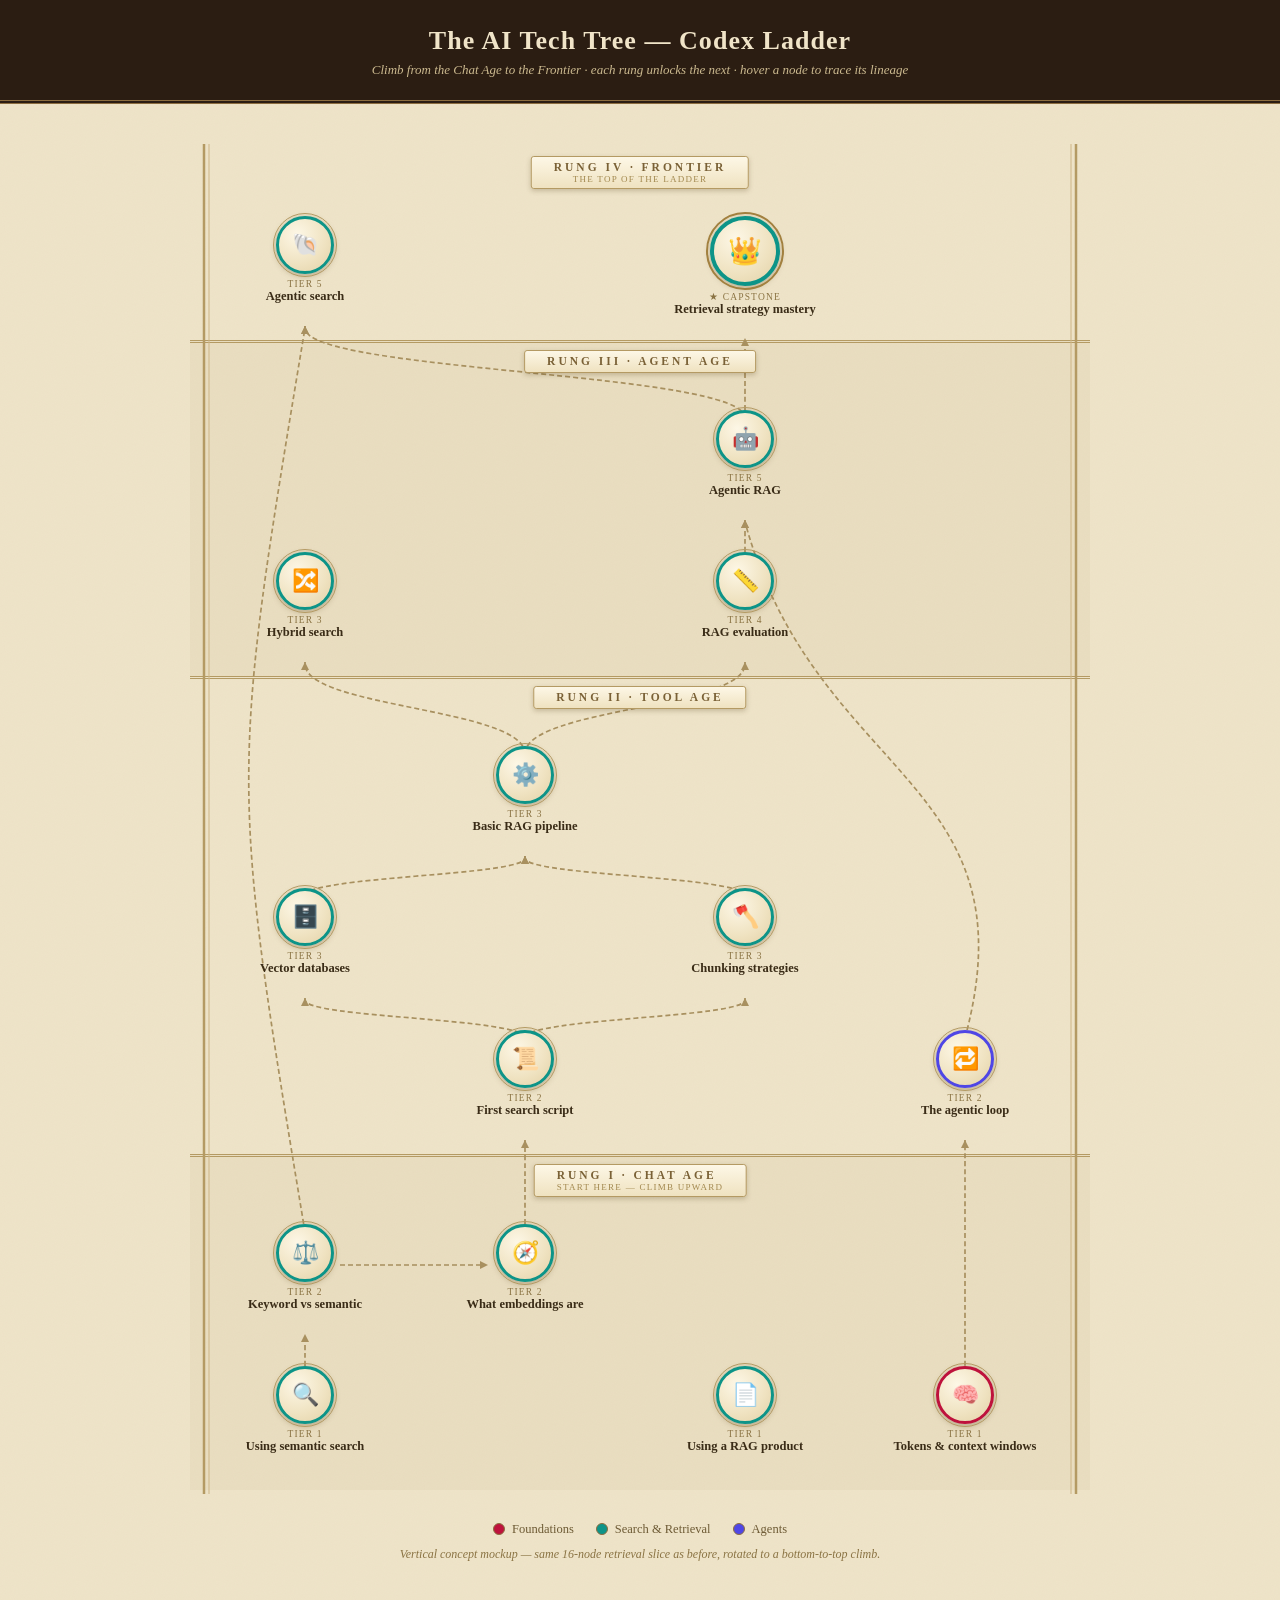
<file: tech-tree-codex-ladder.html>
<!DOCTYPE html>
<html lang="en">
<head>
<meta charset="UTF-8">
<meta name="viewport" content="width=device-width, initial-scale=1.0">
<title>AI Tech Tree — Codex Ladder (vertical)</title>
<style>
  * { margin:0; padding:0; box-sizing:border-box; }
  body {
    font-family: Georgia, "Iowan Old Style", "Palatino Linotype", serif;
    background: #efe4c9 url('data:image/svg+xml,<svg xmlns="http://www.w3.org/2000/svg" width="140" height="140" viewBox="0 0 140 140"><filter id="n"><feTurbulence type="fractalNoise" baseFrequency=".9" numOctaves="2"/><feColorMatrix values="0 0 0 0 .45 0 0 0 0 .38 0 0 0 0 .26 0 0 0 .05 0"/></filter><rect width="140" height="140" filter="url(%23n)"/></svg>');
    color: #3a2c17;
    display: flex; flex-direction: column; align-items: center;
    padding: 0 0 60px;
  }
  header.masthead {
    width: 100%; background: #2b1d12; color: #f0e4c8;
    border-bottom: 4px double #8c6d3f;
    text-align: center; padding: 26px 20px 22px; margin-bottom: 34px;
  }
  header.masthead h1 { font-size: 26px; letter-spacing: .04em; font-weight: 700; }
  header.masthead .sub { margin-top: 6px; font-size: 13px; color: #cbb98f; font-style: italic; }
  .frame { position: relative; }
  .canvas { position: relative; }
  svg.edges { position: absolute; inset: 0; pointer-events: none; }
  /* era bands */
  .band { position: absolute; left: 0; right: 0; pointer-events: none; }
  .band.tint { background: rgba(140,109,63,.055); }
  .rung-label {
    position: absolute; left: 50%; transform: translateX(-50%); z-index: 6;
    background: linear-gradient(180deg,#fdf7e6,#efe2c0);
    border: 1px solid #b49a63; border-radius: 3px;
    padding: 4px 22px; font-size: 11.5px; font-weight: 700;
    letter-spacing: .26em; text-transform: uppercase; color: #7a6136;
    box-shadow: 0 2px 5px rgba(80,60,20,.25); white-space: nowrap;
  }
  .rung-label small { display:block; text-align:center; letter-spacing:.14em; font-size: 9px; color:#a2884f; font-weight: 400; margin-top: 1px; }
  .node { position: absolute; width: 150px; text-align: center; cursor: default; transition: opacity .18s, transform .18s; }
  .node .medal {
    width: 58px; height: 58px; margin: 0 auto 5px; border-radius: 50%;
    background: radial-gradient(circle at 35% 30%, #fdf7e6, #efe2c0 60%, #e2d1a6);
    border: 3px solid var(--c); outline: 1px solid #b49a63; outline-offset: 2px;
    display: flex; align-items: center; justify-content: center;
    font-size: 22px; box-shadow: 0 2px 6px rgba(80,60,20,.35);
  }
  .node .tierlab { font-size: 9.5px; letter-spacing: .12em; text-transform: uppercase; color: #8a7343; }
  .node .nm { font-size: 12.5px; font-weight: 700; line-height: 1.22; color: #3a2c17; }
  .node.capstone .medal { width: 70px; height: 70px; border-width: 4px; outline: 2px double #a2803f; font-size: 27px; }
  .dim { opacity: .16; }
  .lit { transform: scale(1.04); }
  .tip {
    position: absolute; z-index: 50; max-width: 250px; font-size: 12px; line-height: 1.5;
    padding: 10px 13px; border-radius: 6px; pointer-events: none; display: none;
    background: #fbf3dd; border: 1px solid #b49a63; color: #4a3a20;
    box-shadow: 0 6px 18px rgba(80,60,20,.35);
  }
  .legend { margin-top: 22px; display: flex; gap: 22px; font-size: 12.5px; color: #6d5a34; align-items: center; }
  .legend .sw { width: 12px; height: 12px; border-radius: 50%; display: inline-block; margin-right: 7px; vertical-align: -1.5px; border: 1px solid #8c6d3f; }
  .hint { margin-top: 10px; font-size: 12px; font-style: italic; color: #8a7343; }
</style>
</head>
<body>
<header class="masthead">
  <h1>The AI Tech Tree — Codex Ladder</h1>
  <div class="sub">Climb from the Chat Age to the Frontier · each rung unlocks the next · hover a node to trace its lineage</div>
</header>

<div class="frame"><div class="canvas" id="canvas"></div></div>

<div class="legend" id="legend"></div>
<div class="hint">Vertical concept mockup — same 16-node retrieval slice as before, rotated to a bottom-to-top climb.</div>

<script>
const COLORS = {F:'#BE123C', R:'#0D9488', A:'#4F46E5'};
const BRANCH_NAMES = {F:'Foundations', R:'Search & Retrieval', A:'Agents'};

// level = rung height (0 = bottom of the ladder), lane = horizontal rail 0..3
const NODES = [
  {id:'R1',  name:'Using semantic search',      br:'R', level:0, lane:0, tier:1, icon:'🔍', d:'Recognizing meaning-based search in everyday apps — it finds ideas, not just keywords.'},
  {id:'R2',  name:'Using a RAG product',        br:'R', level:0, lane:2, tier:1, icon:'📄', d:'Q&A over your own documents (NotebookLM-style); judging whether answers are grounded.'},
  {id:'F4',  name:'Tokens & context windows',   br:'F', level:0, lane:3, tier:1, icon:'🧠', d:'The model’s finite working memory — the cost unit of everything downstream.'},
  {id:'R3',  name:'Keyword vs semantic',        br:'R', level:1, lane:0, tier:2, icon:'⚖️', d:'When exact match (grep) beats meaning match, and vice versa.'},
  {id:'R4',  name:'What embeddings are',        br:'R', level:1, lane:1, tier:2, icon:'🧭', d:'Text mapped to vectors where distance ≈ similarity of meaning.'},
  {id:'R7',  name:'First search script',        br:'R', level:2, lane:1, tier:2, icon:'📜', d:'Embed a few hundred texts and brute-force cosine search them — no database needed.'},
  {id:'A3',  name:'The agentic loop',           br:'A', level:2, lane:3, tier:2, icon:'🔁', d:'Gather context → act via tools → verify → repeat. The heart of the agents branch.'},
  {id:'R9',  name:'Vector databases',           br:'R', level:3, lane:0, tier:3, icon:'🗄️', d:'ANN indexes (HNSW) for searching millions of vectors fast.'},
  {id:'R10', name:'Chunking strategies',        br:'R', level:3, lane:2, tier:3, icon:'🪓', d:'Splitting documents well — bad chunks are the #1 RAG failure mode.'},
  {id:'R11', name:'Basic RAG pipeline',         br:'R', level:4, lane:1, tier:3, icon:'⚙️', d:'Retrieve → augment → generate, with citations.'},
  {id:'R12', name:'Hybrid search',              br:'R', level:5, lane:0, tier:3, icon:'🔀', d:'Dense + BM25 + filters fused with RRF — the 2026 default baseline.'},
  {id:'R18', name:'RAG evaluation',             br:'R', level:5, lane:2, tier:4, icon:'📏', d:'Faithfulness, precision/recall, golden datasets — the gate to every advanced technique.'},
  {id:'R22', name:'Agentic RAG',                br:'R', level:6, lane:2, tier:5, icon:'🤖', d:'The LLM plans retrieval: decides if/what/where, grades results, retries.'},
  {id:'R23', name:'Agentic search',             br:'R', level:7, lane:0, tier:5, icon:'🐚', d:'Agents grepping live data instead of pre-built indexes; knowing when each wins.'},
  {id:'R24', name:'Retrieval strategy mastery', br:'R', level:7, lane:2, tier:5, icon:'👑', capstone:true, d:'Capstone: RAG vs long context vs hybrid — "naive RAG is dead, retrieval is not."'},
];
// [from, to, routing]  routing: 'rail-left' hugs the outer left rail; {bow:+n} pushes control points sideways
const EDGES = [
  ['R1','R3'], ['R3','R4','side'], ['R4','R7'], ['F4','A3'],
  ['R7','R9'], ['R7','R10'], ['R9','R11'], ['R10','R11'],
  ['R11','R12'], ['R11','R18'], ['R18','R22'], ['A3','R22',{bow:70}],
  ['R22','R23'], ['R3','R23','rail-left'], ['R22','R24'],
];
// Rungs bottom → top
const RUNGS = [
  {roman:'I',   label:'Chat Age',  levels:[0,1]},
  {roman:'II',  label:'Tool Age',  levels:[2,3,4]},
  {roman:'III', label:'Agent Age', levels:[5,6]},
  {roman:'IV',  label:'Frontier',  levels:[7]},
];

const W = 900, LANE_X = [115, 335, 555, 775], LEVEL_H = 142, BAND_LABEL_H = 52, TOP_PAD = 8;
// Build y positions top-down (Frontier first)
const levelY = {};
let cursor = TOP_PAD;
const bands = [];
[...RUNGS].reverse().forEach((r, idx)=>{
  const bandTop = cursor;
  cursor += BAND_LABEL_H;
  const lvls = [...r.levels].sort((a,b)=>b-a); // high levels first within band
  lvls.forEach(L=>{ levelY[L] = cursor + 18; cursor += LEVEL_H; });
  bands.push({...r, top: bandTop, bottom: cursor, tint: idx % 2 === 1});
});
const H = cursor + 10;

const canvas = document.getElementById('canvas');
canvas.style.width = W+'px'; canvas.style.height = H+'px';

// era bands + rung labels + ladder rails
bands.forEach((b,i)=>{
  const band = document.createElement('div');
  band.className = 'band' + (b.tint?' tint':'');
  band.style.top = b.top+'px'; band.style.height = (b.bottom-b.top)+'px';
  if (i>0) band.style.borderTop = '3px double #b49a63';
  canvas.appendChild(band);
  const lab = document.createElement('div');
  lab.className = 'rung-label';
  lab.style.top = (b.top+10)+'px';
  lab.innerHTML = `Rung ${b.roman} · ${b.label}<small>${i===bands.length-1?'start here — climb upward':''}${i===0?'the top of the ladder':''}</small>`;
  canvas.appendChild(lab);
});

// SVG edges + rails
const svg = document.createElementNS('http://www.w3.org/2000/svg','svg');
svg.setAttribute('class','edges'); svg.setAttribute('width',W); svg.setAttribute('height',H);
canvas.appendChild(svg);
// ladder side rails
[14, W-14].forEach(x=>{
  const rail = document.createElementNS('http://www.w3.org/2000/svg','path');
  rail.setAttribute('d',`M ${x} 6 L ${x} ${H-6}`);
  rail.setAttribute('stroke','#b49a63'); rail.setAttribute('stroke-width','2.5'); rail.setAttribute('fill','none');
  const rail2 = document.createElementNS('http://www.w3.org/2000/svg','path');
  rail2.setAttribute('d',`M ${x + (x<100?5:-5)} 6 L ${x + (x<100?5:-5)} ${H-6}`);
  rail2.setAttribute('stroke','#cdb586'); rail2.setAttribute('stroke-width','1'); rail2.setAttribute('fill','none');
  svg.appendChild(rail); svg.appendChild(rail2);
});

const byId = Object.fromEntries(NODES.map(n=>[n.id,n]));
function medalC(n){ // medal center
  return { x: LANE_X[n.lane], y: levelY[n.level] + (n.capstone?35:29) + 12 };
}
const EDGE_C = '#a8905f', EDGE_LIT = '#7c3aed';
const edgeEls = {};
EDGES.forEach(e=>{
  const [a,b,route] = e;
  const na = byId[a], nb = byId[b];
  const ca = medalC(na), cb = medalC(nb);
  const ra = na.capstone?35:29, rb = nb.capstone?35:29;
  let d, tipd;
  if (route==='side'){ // same rung, horizontal
    const y = ca.y, x1 = ca.x + ra + 6, x2 = cb.x - rb - 8;
    d = `M ${x1} ${y} L ${x2-4} ${y}`;
    tipd = `M ${x2-8} ${y-4} L ${x2} ${y} L ${x2-8} ${y+4} Z`;
  } else {
    const x1 = ca.x, y1 = ca.y - ra - 4;           // out the top
    const x2 = cb.x, y2 = cb.y + rb + 26;          // into the bottom (below label offset)
    const y2m = cb.y + rb + 40;
    let c1x = x1, c2x = x2;
    if (route==='rail-left'){ c1x = 40; c2x = 40; }
    else if (route && route.bow){ c1x = x1 + route.bow; c2x = x2 + route.bow; }
    const my = (y1+y2m)/2;
    d = `M ${x1} ${y1} C ${c1x} ${my}, ${c2x} ${my}, ${x2} ${y2m+2} L ${x2} ${y2m}`;
    tipd = `M ${x2-4} ${y2m+8} L ${x2} ${y2m} L ${x2+4} ${y2m+8} Z`;
  }
  const p = document.createElementNS('http://www.w3.org/2000/svg','path');
  p.setAttribute('d',d); p.setAttribute('fill','none');
  p.setAttribute('stroke',EDGE_C); p.setAttribute('stroke-width','1.7'); p.setAttribute('stroke-dasharray','5 3');
  const tip = document.createElementNS('http://www.w3.org/2000/svg','path');
  tip.setAttribute('d',tipd); tip.setAttribute('fill',EDGE_C);
  svg.appendChild(p); svg.appendChild(tip);
  edgeEls[a+'>'+b] = [p,tip];
});

// lineage maps
const ancestors = {}, descendants = {};
NODES.forEach(n=>{ancestors[n.id]=new Set(); descendants[n.id]=new Set();});
function collect(id,set,dir){
  EDGES.forEach(([a,b])=>{
    if (dir==='up' && b===id && !set.has(a)){ set.add(a); collect(a,set,'up'); }
    if (dir==='down' && a===id && !set.has(b)){ set.add(b); collect(b,set,'down'); }
  });
}
NODES.forEach(n=>{ collect(n.id,ancestors[n.id],'up'); collect(n.id,descendants[n.id],'down'); });

const tipEl = document.createElement('div'); tipEl.className='tip'; canvas.appendChild(tipEl);

const nodeEls = {};
NODES.forEach(n=>{
  const el = document.createElement('div');
  el.className = 'node' + (n.capstone?' capstone':'');
  el.style.left = (LANE_X[n.lane]-75)+'px';
  el.style.top  = levelY[n.level]+'px';
  el.style.setProperty('--c', COLORS[n.br]);
  const tierTxt = n.capstone ? '★ Capstone' : 'Tier '+n.tier;
  el.innerHTML = `<div class="medal">${n.icon}</div><div class="tierlab">${tierTxt}</div><div class="nm">${n.name}</div>`;
  canvas.appendChild(el);
  nodeEls[n.id] = el;

  el.addEventListener('mouseenter', ()=>{
    const keep = new Set([n.id, ...ancestors[n.id], ...descendants[n.id]]);
    NODES.forEach(m=>{
      nodeEls[m.id].classList.toggle('dim', !keep.has(m.id));
      nodeEls[m.id].classList.toggle('lit', keep.has(m.id));
    });
    EDGES.forEach(([a,b])=>{
      const on = keep.has(a) && keep.has(b);
      const [p,t] = edgeEls[a+'>'+b];
      p.setAttribute('stroke', on?EDGE_LIT:EDGE_C);
      p.setAttribute('stroke-width', on?'2.6':'1.7');
      t.setAttribute('fill', on?EDGE_LIT:EDGE_C);
      p.style.opacity = t.style.opacity = on?1:.14;
    });
    tipEl.style.display='block';
    tipEl.innerHTML = `<b>${n.name}</b> <span style="color:#8a7343">· ${BRANCH_NAMES[n.br]}</span><br>${n.d}`;
    const nx = LANE_X[n.lane], ny = levelY[n.level];
    tipEl.style.left = Math.max(10, Math.min(nx+50, W-270))+'px';
    tipEl.style.top  = Math.max(6, ny-64)+'px';
  });
  el.addEventListener('mouseleave', ()=>{
    NODES.forEach(m=>nodeEls[m.id].classList.remove('dim','lit'));
    EDGES.forEach(([a,b])=>{
      const [p,t] = edgeEls[a+'>'+b];
      p.setAttribute('stroke',EDGE_C); p.setAttribute('stroke-width','1.7');
      t.setAttribute('fill',EDGE_C); p.style.opacity = t.style.opacity = 1;
    });
    tipEl.style.display='none';
  });
});

document.getElementById('legend').innerHTML =
  Object.entries(BRANCH_NAMES).map(([k,v])=>
    `<span><span class="sw" style="background:${COLORS[k]}"></span>${v}</span>`).join('');
</script>
</body>
</html>
</file>
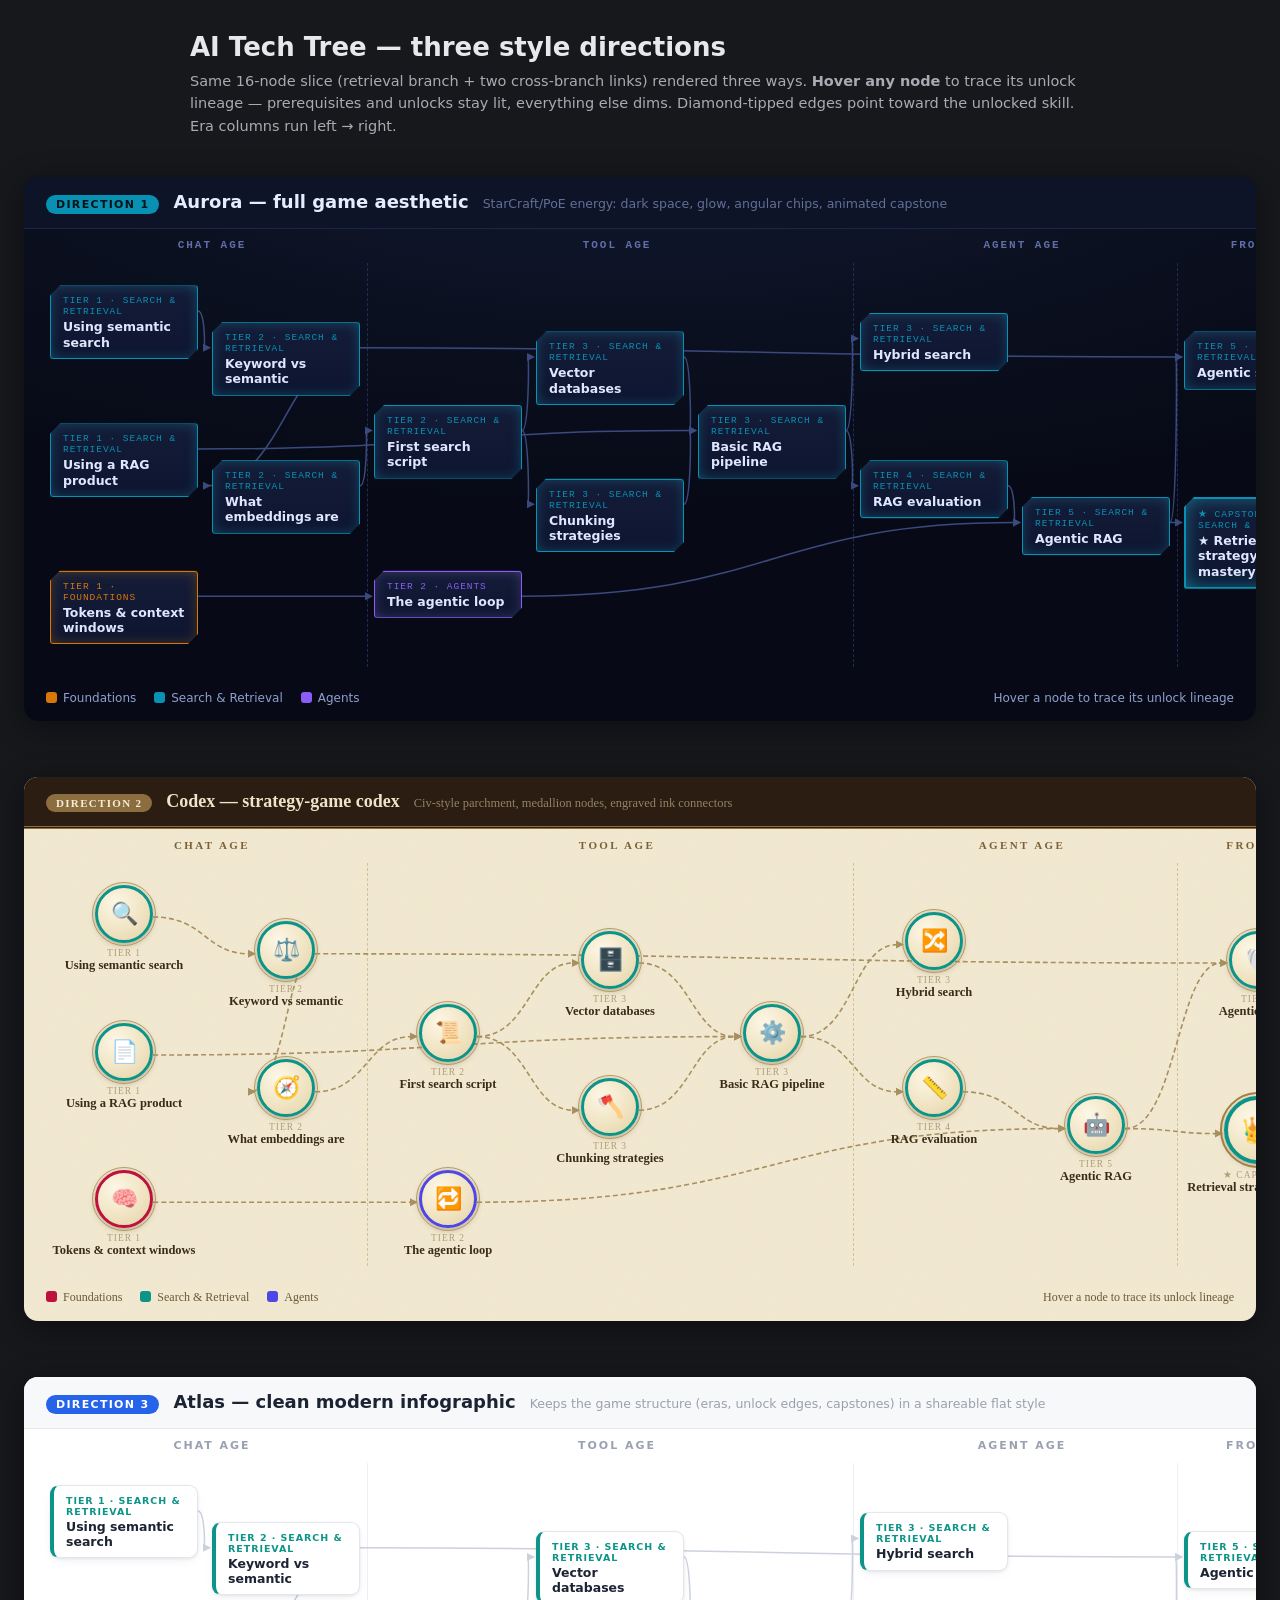
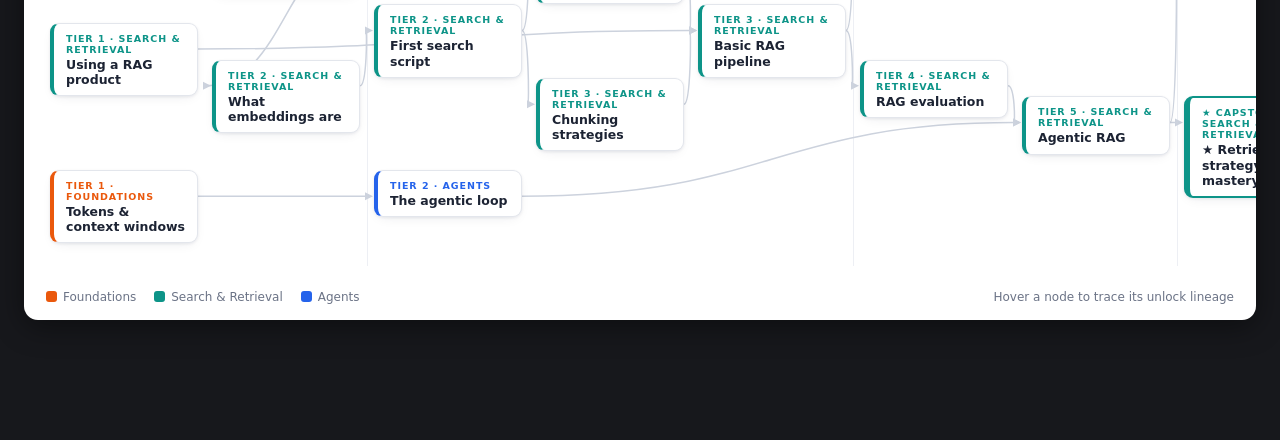
<file: tech-tree-style-mockups.html>
<!DOCTYPE html>
<html lang="en">
<head>
<meta charset="UTF-8">
<meta name="viewport" content="width=device-width, initial-scale=1.0">
<title>AI Tech Tree — Style Direction Mockups</title>
<style>
  * { margin: 0; padding: 0; box-sizing: border-box; }
  body { background: #17181c; font-family: system-ui, -apple-system, "Segoe UI", sans-serif; color: #e8e8ea; padding: 32px 24px 64px; }
  .intro { max-width: 900px; margin: 0 auto 40px; }
  .intro h1 { font-size: 26px; font-weight: 700; margin-bottom: 8px; }
  .intro p { color: #a9abb3; font-size: 14.5px; line-height: 1.55; }
  .mock { max-width: 1360px; margin: 0 auto 56px; border-radius: 14px; overflow: hidden; box-shadow: 0 6px 30px rgba(0,0,0,.45); }
  .mock-head { padding: 14px 22px; display: flex; align-items: baseline; gap: 14px; }
  .mock-head .tag { font-size: 11px; font-weight: 700; letter-spacing: .12em; text-transform: uppercase; padding: 3px 10px; border-radius: 99px; }
  .mock-head h2 { font-size: 18px; font-weight: 700; }
  .mock-head span.note { font-size: 12.5px; opacity: .65; }
  .stage { position: relative; overflow-x: auto; }
  .canvas { position: relative; }
  svg.edges { position: absolute; inset: 0; pointer-events: none; }
  .era { position: absolute; top: 10px; font-size: 11px; font-weight: 700; letter-spacing: .18em; text-transform: uppercase; text-align: center; }
  .era-line { position: absolute; top: 34px; bottom: 14px; width: 0; border-left: 1px dashed transparent; }
  .node { position: absolute; width: 148px; cursor: default; transition: opacity .18s, transform .18s, filter .18s; }
  .node .nm { font-weight: 600; line-height: 1.22; }
  .node .tierlab { font-size: 9.5px; letter-spacing: .1em; text-transform: uppercase; opacity: .62; }
  .dim { opacity: .18; }
  .lit { transform: scale(1.03); }
  .tip { position: absolute; z-index: 50; max-width: 240px; font-size: 12px; line-height: 1.45; padding: 10px 12px; border-radius: 8px; pointer-events: none; display: none; }

  /* ============ STYLE 1 — AURORA (full game aesthetic, dark) ============ */
  .aurora { background: radial-gradient(ellipse 90% 70% at 50% -10%, #131a33 0%, #0b1020 55%, #070a16 100%); }
  .aurora .mock-head { background: #0e1428; border-bottom: 1px solid #1d2745; color: #e6ecff; }
  .aurora .mock-head .tag { background: #0891B2; color: #04131a; }
  .aurora .mock-head span.note { color: #8fa0cf; }
  .aurora .era { color: #5d6fa5; font-family: ui-monospace, "SF Mono", Menlo, monospace; }
  .aurora .era-line { border-color: #212c52; }
  .aurora .node .box {
    padding: 9px 12px 8px; color: #dfe7ff;
    background: linear-gradient(180deg, #141c38 0%, #0e1530 100%);
    border: 1px solid var(--c); border-radius: 3px;
    clip-path: polygon(10px 0, 100% 0, 100% calc(100% - 10px), calc(100% - 10px) 100%, 0 100%, 0 10px);
    box-shadow: 0 0 14px -2px var(--glow), inset 0 0 18px -8px var(--glow);
  }
  .aurora .node .nm { font-size: 12.5px; }
  .aurora .node .tierlab { color: var(--c); font-family: ui-monospace, Menlo, monospace; opacity: 1; margin-bottom: 2px; }
  .aurora .node.capstone .box { border-width: 2px; box-shadow: 0 0 26px -2px var(--glow), inset 0 0 24px -6px var(--glow); animation: pulse 2.6s ease-in-out infinite; }
  @keyframes pulse { 0%,100% { box-shadow: 0 0 18px -2px var(--glow), inset 0 0 20px -6px var(--glow); } 50% { box-shadow: 0 0 34px 0 var(--glow), inset 0 0 26px -4px var(--glow); } }
  .aurora .tip { background: #0c1226; border: 1px solid #2a3763; color: #c6d2f5; box-shadow: 0 8px 24px rgba(0,0,0,.6); }

  /* ============ STYLE 2 — CODEX (strategy-game parchment) ============ */
  .codex { background: #f3e9d2 url('data:image/svg+xml,<svg xmlns="http://www.w3.org/2000/svg" width="140" height="140" viewBox="0 0 140 140"><filter id="n"><feTurbulence type="fractalNoise" baseFrequency=".9" numOctaves="2"/><feColorMatrix values="0 0 0 0 .45 0 0 0 0 .38 0 0 0 0 .26 0 0 0 .05 0"/></filter><rect width="140" height="140" filter="url(%23n)"/></svg>'); }
  .codex .mock-head { background: #2b1d12; color: #f0e4c8; border-bottom: 3px double #8c6d3f; }
  .codex .mock-head .tag { background: #8c6d3f; color: #f6eed7; }
  .codex .mock-head span.note { color: #cbb98f; }
  .codex, .codex .node { font-family: Georgia, "Iowan Old Style", serif; }
  .codex .era { color: #7a6136; letter-spacing: .22em; }
  .codex .era-line { border-color: #d3c19b; }
  .codex .node { width: 148px; text-align: center; }
  .codex .node .medal {
    width: 58px; height: 58px; margin: 0 auto 5px; border-radius: 50%;
    background: radial-gradient(circle at 35% 30%, #fdf7e6, #efe2c0 60%, #e2d1a6);
    border: 3px solid var(--c); outline: 1px solid #b49a63; outline-offset: 2px;
    display: flex; align-items: center; justify-content: center;
    font-size: 22px; box-shadow: 0 2px 6px rgba(80,60,20,.35);
  }
  .codex .node .nm { font-size: 12.5px; color: #3a2c17; }
  .codex .node .tierlab { color: #8a7343; }
  .codex .node.capstone .medal { width: 68px; height: 68px; border-width: 4px; outline: 2px double #a2803f; font-size: 26px; }
  .codex .tip { background: #fbf3dd; border: 1px solid #b49a63; color: #4a3a20; box-shadow: 0 6px 18px rgba(80,60,20,.35); }

  /* ============ STYLE 3 — ATLAS (clean modern infographic) ============ */
  .atlas { background: #ffffff; }
  .atlas .mock-head { background: #f7f8fa; border-bottom: 1px solid #e6e8ee; color: #1c2333; }
  .atlas .mock-head .tag { background: #2563EB; color: #fff; }
  .atlas .mock-head span.note { color: #6b7386; }
  .atlas .era { color: #9aa1b2; }
  .atlas .era-line { border-color: #edeff4; border-left-style: solid; }
  .atlas .node .box {
    padding: 9px 12px 8px; background: #fff; border: 1px solid #e3e6ec;
    border-left: 4px solid var(--c); border-radius: 9px;
    box-shadow: 0 1px 3px rgba(20,30,60,.08), 0 4px 14px -6px rgba(20,30,60,.12);
    color: #1c2333;
  }
  .atlas .node .nm { font-size: 12.5px; }
  .atlas .node .tierlab { color: var(--c); opacity: 1; margin-bottom: 2px; font-weight: 700; }
  .atlas .node.capstone .box { border: 2px solid var(--c); border-left-width: 6px; }
  .atlas .tip { background: #1c2333; color: #eef1f7; box-shadow: 0 8px 24px rgba(20,30,60,.35); }

  .legend { display: flex; gap: 18px; padding: 10px 22px 16px; font-size: 12px; align-items: center; flex-wrap: wrap; }
  .legend .sw { width: 11px; height: 11px; border-radius: 3px; display: inline-block; margin-right: 6px; vertical-align: -1px; }
  .aurora .legend { color: #8fa0cf; } .codex .legend { color: #6d5a34; } .atlas .legend { color: #6b7386; }
</style>
</head>
<body data-palette="#D97706,#0891B2,#8B5CF6">
<div class="intro">
  <h1>AI Tech Tree — three style directions</h1>
  <p>Same 16-node slice (retrieval branch + two cross-branch links) rendered three ways. <b>Hover any node</b> to trace its unlock lineage — prerequisites and unlocks stay lit, everything else dims. Diamond-tipped edges point toward the unlocked skill. Era columns run left → right.</p>
</div>

<div id="mocks"></div>

<script>
const NODES = [
  {id:'R1',  name:'Using semantic search',      br:'R', col:0, row:0,   tier:1, icon:'🔍', d:'Recognizing meaning-based search in everyday apps — it finds ideas, not just keywords.'},
  {id:'R2',  name:'Using a RAG product',        br:'R', col:0, row:1.5, tier:1, icon:'📄', d:'Q&A over your own documents (NotebookLM-style); judging whether answers are grounded.'},
  {id:'F4',  name:'Tokens & context windows',   br:'F', col:0, row:3.1, tier:1, icon:'🧠', d:'The model’s finite working memory — the cost unit of everything downstream.'},
  {id:'R3',  name:'Keyword vs semantic',        br:'R', col:1, row:0.4, tier:2, icon:'⚖️', d:'When exact match (grep) beats meaning match, and vice versa.'},
  {id:'R4',  name:'What embeddings are',        br:'R', col:1, row:1.9, tier:2, icon:'🧭', d:'Text mapped to vectors where distance ≈ similarity of meaning.'},
  {id:'R7',  name:'First search script',        br:'R', col:2, row:1.3, tier:2, icon:'📜', d:'Embed a few hundred texts and brute-force cosine search them — no database needed.'},
  {id:'A3',  name:'The agentic loop',           br:'A', col:2, row:3.1, tier:2, icon:'🔁', d:'Gather context → act via tools → verify → repeat. The heart of the agents branch.'},
  {id:'R9',  name:'Vector databases',           br:'R', col:3, row:0.5, tier:3, icon:'🗄️', d:'ANN indexes (HNSW) for searching millions of vectors fast.'},
  {id:'R10', name:'Chunking strategies',        br:'R', col:3, row:2.1, tier:3, icon:'🪓', d:'Splitting documents well — bad chunks are the #1 RAG failure mode.'},
  {id:'R11', name:'Basic RAG pipeline',         br:'R', col:4, row:1.3, tier:3, icon:'⚙️', d:'Retrieve → augment → generate, with citations.'},
  {id:'R12', name:'Hybrid search',              br:'R', col:5, row:0.3, tier:3, icon:'🔀', d:'Dense + BM25 + filters fused with RRF — the 2026 default baseline.'},
  {id:'R18', name:'RAG evaluation',             br:'R', col:5, row:1.9, tier:4, icon:'📏', d:'Faithfulness, precision/recall, golden datasets — the gate to every advanced technique.'},
  {id:'R22', name:'Agentic RAG',                br:'R', col:6, row:2.3, tier:5, icon:'🤖', d:'The LLM plans retrieval: decides if/what/where, grades results, retries.'},
  {id:'R23', name:'Agentic search',             br:'R', col:7, row:0.5, tier:5, icon:'🐚', d:'Agents grepping live data instead of pre-built indexes; knowing when each wins.'},
  {id:'R24', name:'Retrieval strategy mastery', br:'R', col:7, row:2.3, tier:5, icon:'👑', capstone:true, d:'Capstone: RAG vs long context vs hybrid — "naive RAG is dead, retrieval is not."'},
];
const EDGES = [['R1','R3'],['R3','R4'],['R4','R7'],['F4','A3'],['R7','R9'],['R7','R10'],
  ['R9','R11'],['R10','R11'],['R2','R11'],['R11','R12'],['R11','R18'],
  ['R18','R22'],['A3','R22'],['R22','R23'],['R3','R23'],['R22','R24']];
const ERAS = [{label:'Chat Age', c0:0, c1:1},{label:'Tool Age', c0:2, c1:4},{label:'Agent Age', c0:5, c1:6},{label:'Frontier', c0:7, c1:7}];
const BRANCH_NAMES = {F:'Foundations', R:'Search & Retrieval', A:'Agents'};

const STYLES = [
  {key:'aurora', tag:'Direction 1', title:'Aurora — full game aesthetic',
   note:'StarCraft/PoE energy: dark space, glow, angular chips, animated capstone',
   colors:{F:'#D97706', R:'#0891B2', A:'#8B5CF6'}, glows:{F:'#f59e0baa', R:'#22d3eeaa', A:'#a78bfaaa'},
   edge:'#3b4a7e', edgeLit:'#7fd4ec', shape:'chip'},
  {key:'codex', tag:'Direction 2', title:'Codex — strategy-game codex',
   note:'Civ-style parchment, medallion nodes, engraved ink connectors',
   colors:{F:'#BE123C', R:'#0D9488', A:'#4F46E5'}, glows:{},
   edge:'#a8905f', edgeLit:'#7c3aed', shape:'medal'},
  {key:'atlas', tag:'Direction 3', title:'Atlas — clean modern infographic',
   note:'Keeps the game structure (eras, unlock edges, capstones) in a shareable flat style',
   colors:{F:'#EA580C', R:'#0D9488', A:'#2563EB'}, glows:{},
   edge:'#ccd2dd', edgeLit:'#1c2333', shape:'card'},
];

const COLW = 162, X0 = 26, NODEW = 148, ROWH = 92, Y0 = 56;
function nodeXY(n, style){
  const x = X0 + n.col*COLW;
  const y = Y0 + n.row*ROWH;
  return {x, y};
}
function anchors(n, style){
  const {x,y} = nodeXY(n, style);
  if (style.shape === 'medal'){
    const cx = x + NODEW/2, cy = y + (n.capstone?34:29) + 3;
    return {out:[cx+ (n.capstone?34:29), cy], inn:[cx-(n.capstone?34:29), cy]};
  }
  const h = 52;
  return {out:[x+NODEW, y+h/2], inn:[x, y+h/2]};
}

const ancestors = {}, descendants = {};
NODES.forEach(n=>{ancestors[n.id]=new Set(); descendants[n.id]=new Set();});
function collect(id, map, dir){
  EDGES.forEach(([a,b])=>{
    if (dir==='up' && b===id && !map.has(a)){ map.add(a); collect(a,map,'up'); }
    if (dir==='down' && a===id && !map.has(b)){ map.add(b); collect(b,map,'down'); }
  });
}
NODES.forEach(n=>{ collect(n.id, ancestors[n.id],'up'); collect(n.id, descendants[n.id],'down'); });

const W = X0*2 + 8*COLW, H = Y0 + 3.1*ROWH + 110;

function render(style){
  const mock = document.createElement('div');
  mock.className = 'mock ' + style.key;
  mock.innerHTML = `<div class="mock-head"><span class="tag">${style.tag}</span><h2>${style.title}</h2><span class="note">${style.note}</span></div>`;
  const stage = document.createElement('div'); stage.className='stage';
  const canvas = document.createElement('div'); canvas.className='canvas';
  canvas.style.width = W+'px'; canvas.style.height = H+'px';

  // eras
  ERAS.forEach((e,i)=>{
    const left = X0 + e.c0*COLW, right = X0 + (e.c1+1)*COLW;
    const el = document.createElement('div'); el.className='era';
    el.style.left = left+'px'; el.style.width = (right-left)+'px';
    el.textContent = e.label; canvas.appendChild(el);
    if (i>0){ const ln = document.createElement('div'); ln.className='era-line'; ln.style.left=(left-7)+'px'; canvas.appendChild(ln); }
  });

  // edges
  const svg = document.createElementNS('http://www.w3.org/2000/svg','svg');
  svg.setAttribute('class','edges'); svg.setAttribute('width',W); svg.setAttribute('height',H);
  const edgeEls = {};
  EDGES.forEach(([a,b])=>{
    const na = NODES.find(n=>n.id===a), nb = NODES.find(n=>n.id===b);
    const [x1,y1] = anchors(na,style).out, [x2,y2] = anchors(nb,style).inn;
    const mx = (x1+x2)/2;
    const p = document.createElementNS('http://www.w3.org/2000/svg','path');
    p.setAttribute('d',`M ${x1} ${y1} C ${mx} ${y1}, ${mx} ${y2}, ${x2-8} ${y2}`);
    p.setAttribute('fill','none');
    p.setAttribute('stroke', style.edge);
    p.setAttribute('stroke-width', style.key==='codex'?1.6:1.5);
    if (style.key==='codex') p.setAttribute('stroke-dasharray','5 3');
    const tip = document.createElementNS('http://www.w3.org/2000/svg','path');
    tip.setAttribute('d',`M ${x2-9} ${y2-4} L ${x2-1} ${y2} L ${x2-9} ${y2+4} Z`);
    tip.setAttribute('fill', style.edge);
    svg.appendChild(p); svg.appendChild(tip);
    edgeEls[a+'>'+b] = [p,tip];
  });
  canvas.appendChild(svg);

  // tooltip
  const tip = document.createElement('div'); tip.className='tip'; canvas.appendChild(tip);

  // nodes
  const nodeEls = {};
  NODES.forEach(n=>{
    const {x,y} = nodeXY(n,style);
    const el = document.createElement('div');
    el.className = 'node' + (n.capstone?' capstone':'');
    el.style.left = x+'px'; el.style.top = y+'px';
    el.style.setProperty('--c', style.colors[n.br]);
    if (style.glows[n.br]) el.style.setProperty('--glow', style.glows[n.br]);
    const tierTxt = (n.capstone?'★ Capstone':'Tier '+n.tier);
    if (style.shape==='medal'){
      el.innerHTML = `<div class="medal">${n.icon}</div><div class="tierlab">${tierTxt}</div><div class="nm">${n.name}</div>`;
    } else {
      el.innerHTML = `<div class="box"><div class="tierlab">${tierTxt} · ${BRANCH_NAMES[n.br]}</div><div class="nm">${(n.capstone?'★ ':'')}${n.name}</div></div>`;
    }
    canvas.appendChild(el);
    nodeEls[n.id] = el;

    el.addEventListener('mouseenter', ()=>{
      const keep = new Set([n.id, ...ancestors[n.id], ...descendants[n.id]]);
      NODES.forEach(m=>{
        nodeEls[m.id].classList.toggle('dim', !keep.has(m.id));
        nodeEls[m.id].classList.toggle('lit', keep.has(m.id));
      });
      EDGES.forEach(([a,b])=>{
        const on = keep.has(a) && keep.has(b) &&
          (b===n.id || a===n.id || (ancestors[n.id].has(b)) || (descendants[n.id].has(a)));
        edgeEls[a+'>'+b].forEach(e=>{
          e.setAttribute('stroke', on?style.edgeLit:style.edge);
          e.setAttribute('fill', e.tagName==='path'&&e.getAttribute('fill')!=='none' ? (on?style.edgeLit:style.edge) : 'none');
          e.style.opacity = on||keep.size===0 ? 1 : (keep.has(a)&&keep.has(b)?1:.12);
          if (on) e.setAttribute('stroke-width','2.4');
          else e.setAttribute('stroke-width', style.key==='codex'?'1.6':'1.5');
        });
      });
      tip.style.display='block';
      tip.innerHTML = `<b>${n.name}</b><br>${n.d}`;
      const ty = y + (style.shape==='medal'? 100 : 60);
      tip.style.left = Math.min(x, W-260)+'px';
      tip.style.top = (ty > H-90 ? y-78 : ty)+'px';
    });
    el.addEventListener('mouseleave', ()=>{
      NODES.forEach(m=>{ nodeEls[m.id].classList.remove('dim','lit'); });
      EDGES.forEach(([a,b])=>{
        edgeEls[a+'>'+b].forEach(e=>{
          e.setAttribute('stroke', style.edge);
          if (e.getAttribute('fill')!=='none') e.setAttribute('fill', style.edge);
          e.style.opacity=1;
          e.setAttribute('stroke-width', style.key==='codex'?'1.6':'1.5');
        });
      });
      tip.style.display='none';
    });
  });

  stage.appendChild(canvas);
  mock.appendChild(stage);

  const legend = document.createElement('div');
  legend.className='legend';
  legend.innerHTML = Object.entries(BRANCH_NAMES).map(([k,v])=>
    `<span><span class="sw" style="background:${style.colors[k]}"></span>${v}</span>`).join('') +
    `<span style="margin-left:auto">Hover a node to trace its unlock lineage</span>`;
  mock.appendChild(legend);
  document.getElementById('mocks').appendChild(mock);
}
STYLES.forEach(render);
</script>
</body>
</html>
</file>
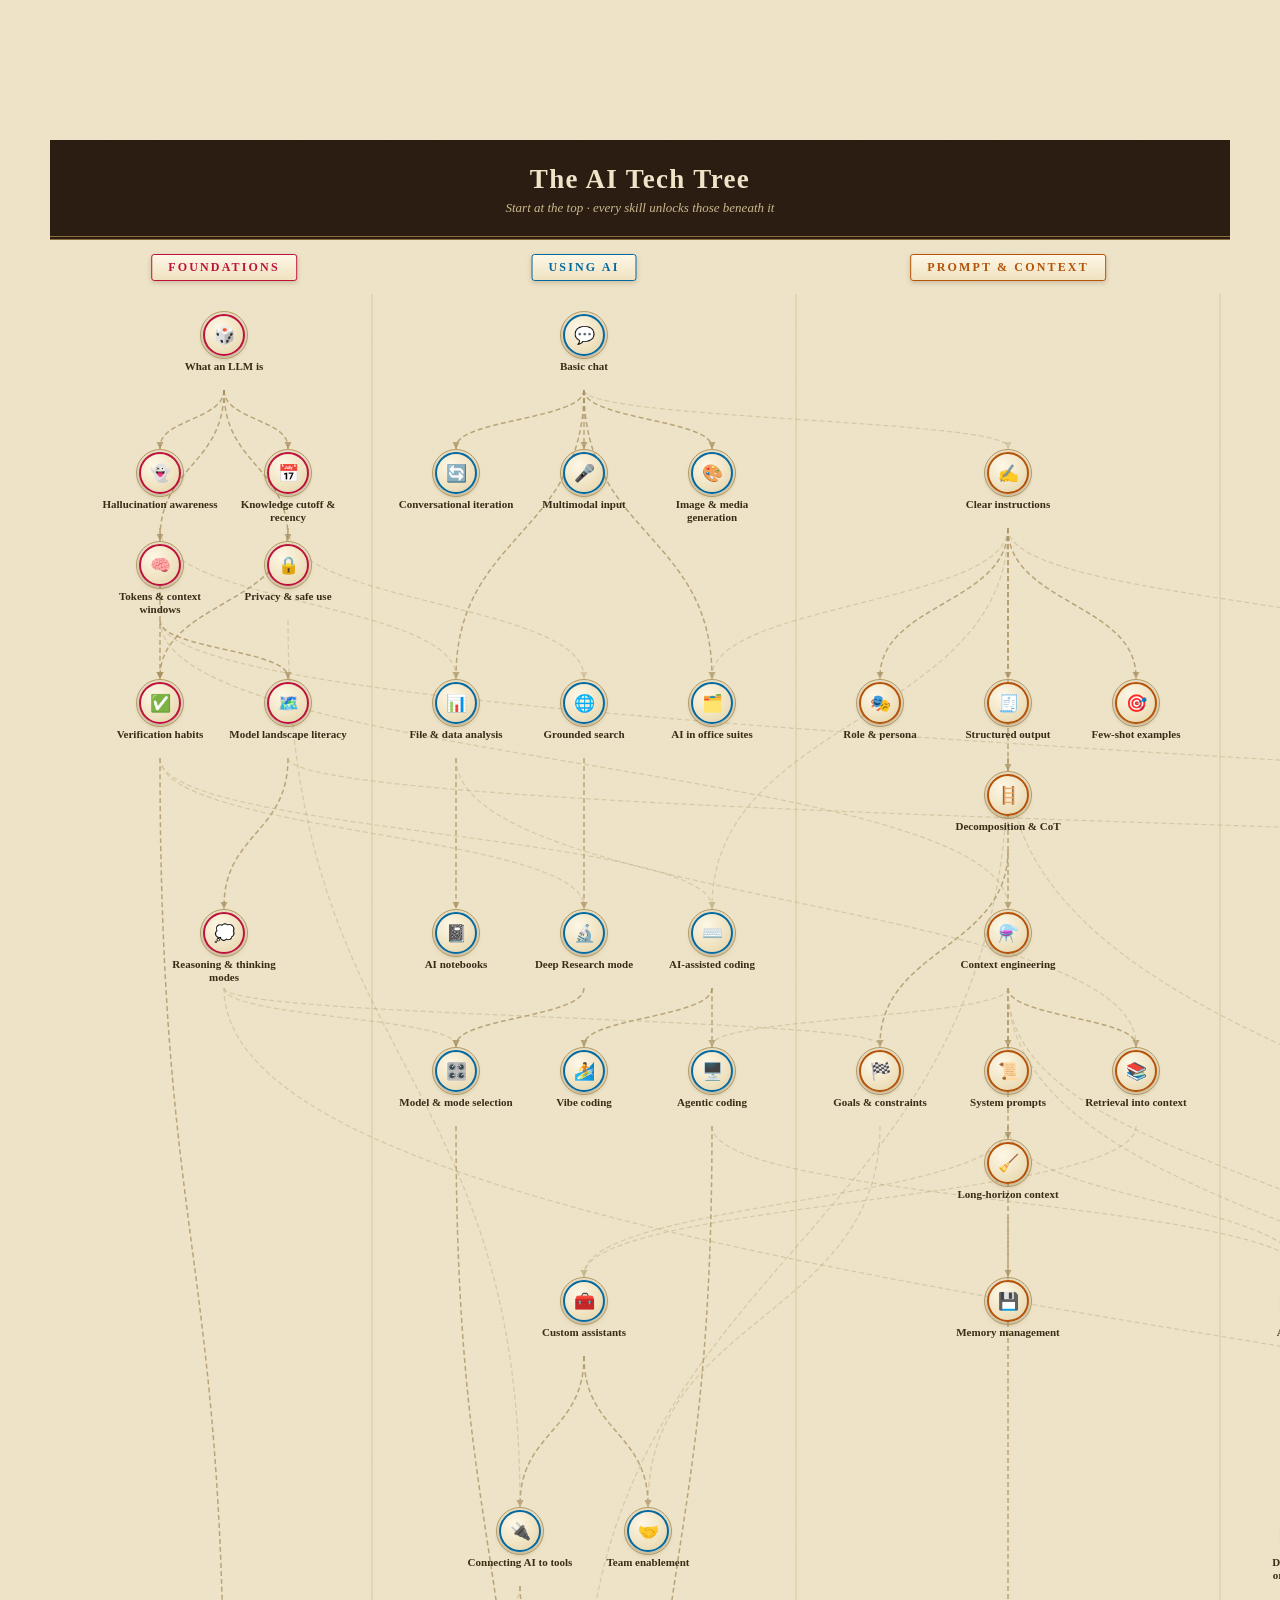
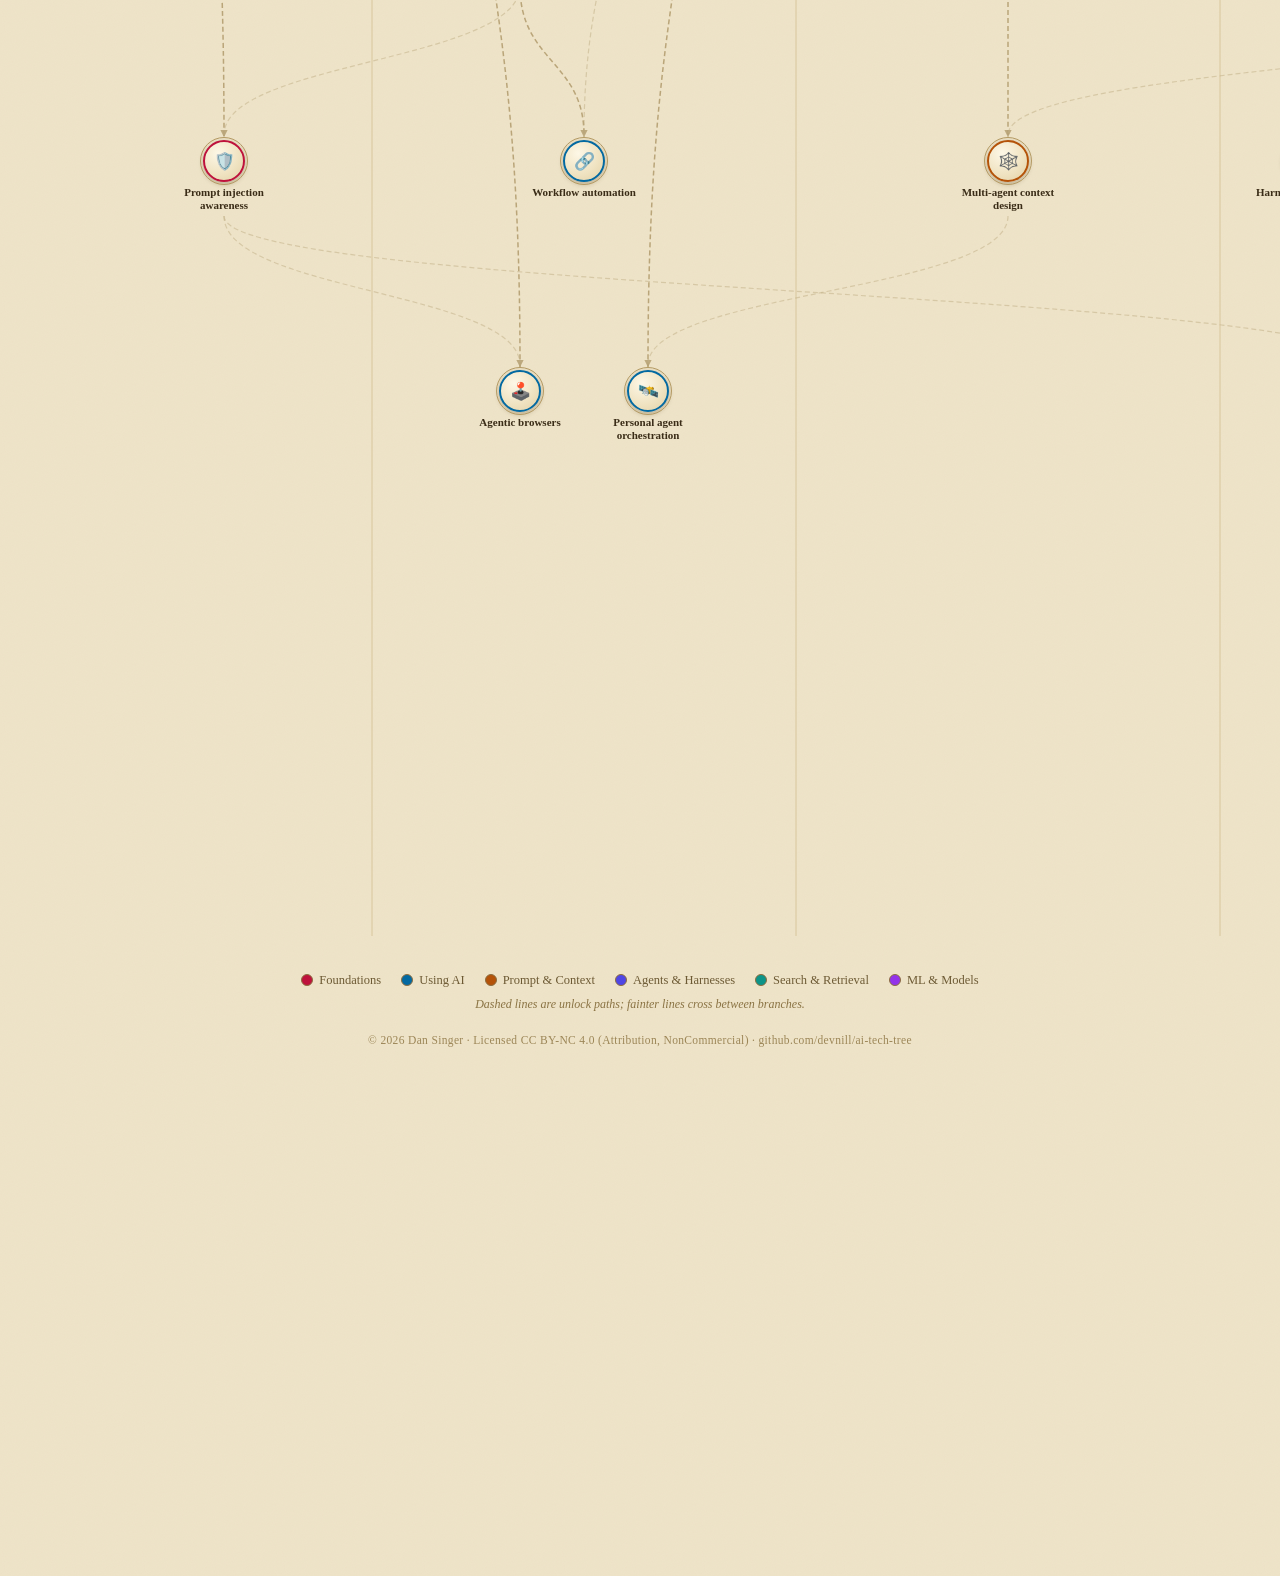
<file: poster/poster.html>
<!DOCTYPE html>
<html lang="en">
<head>
<meta charset="UTF-8">
<meta name="viewport" content="width=device-width, initial-scale=1.0">
<title>The AI Tech Tree</title>
<style>
  * { margin:0; padding:0; box-sizing:border-box; }
  body {
    font-family: Georgia, "Iowan Old Style", "Palatino Linotype", serif;
    background: #efe4c9 url('data:image/svg+xml,<svg xmlns="http://www.w3.org/2000/svg" width="140" height="140" viewBox="0 0 140 140"><filter id="n"><feTurbulence type="fractalNoise" baseFrequency=".9" numOctaves="2"/><feColorMatrix values="0 0 0 0 .45 0 0 0 0 .38 0 0 0 0 .26 0 0 0 .05 0"/></filter><rect width="140" height="140" filter="url(%23n)"/></svg>');
    color: #3a2c17;
  }
  header.masthead {
    background: #2b1d12; color: #f0e4c8; border-bottom: 4px double #8c6d3f;
    text-align: center; padding: 24px 20px 20px;
    position: relative;
  }
  header.masthead h1 { font-size: 27px; letter-spacing: .05em; font-weight: 700; }
  header.masthead .sub { margin-top: 5px; font-size: 13px; color: #cbb98f; font-style: italic; }
  #viewport { overflow: visible; }
  .canvas { position: relative; margin: 0 auto; }
  svg.edges { position: absolute; inset: 0; pointer-events: none; }
  .lane-head {
    position: absolute; top: 14px; transform: translateX(-50%); z-index: 6;
    background: linear-gradient(180deg,#fdf7e6,#efe2c0);
    border: 1px solid var(--c); border-radius: 3px;
    padding: 5px 16px; font-size: 12px; font-weight: 700;
    letter-spacing: .18em; text-transform: uppercase; color: var(--c);
    box-shadow: 0 2px 5px rgba(80,60,20,.22); white-space: nowrap;
  }
  .node { position: absolute; width: 122px; text-align: center; cursor: default; transition: opacity .15s, transform .15s; z-index: 3; }
  .node .medal {
    width: 42px; height: 42px; margin: 0 auto 4px; border-radius: 50%;
    background: radial-gradient(circle at 35% 30%, #fdf7e6, #efe2c0 60%, #e2d1a6);
    border: 2.5px solid var(--c); outline: 1px solid #b49a63; outline-offset: 2px;
    display: flex; align-items: center; justify-content: center;
    font-size: 17px; box-shadow: 0 2px 5px rgba(80,60,20,.32);
  }
  .node .nm { font-size: 11px; font-weight: 700; line-height: 1.2; color: #3a2c17; }
  footer { text-align: center; padding: 18px 0 40px; }
  .legend { display: inline-flex; gap: 20px; font-size: 12.5px; color: #6d5a34; flex-wrap: wrap; justify-content: center; }
  .legend .sw { width: 12px; height: 12px; border-radius: 50%; display: inline-block; margin-right: 6px; vertical-align: -1.5px; border: 1px solid #8c6d3f; }
  .hint { margin-top: 9px; font-size: 12px; font-style: italic; color: #8a7343; }
  .colophon { margin-top: 22px; font-size: 11.5px; color: #9c8657; letter-spacing: .03em; }
  footer { padding: 18px 0 50px; }
  body { padding: 140px 50px 480px; }
</style>
</head>
<body>
<header class="masthead">
  <h1>The AI Tech Tree</h1>
  <div class="sub">Start at the top · every skill unlocks those beneath it</div>
</header>
<div id="viewport"><div class="canvas" id="canvas"></div></div>
<footer>
  <div class="legend" id="legend"></div>
  <div class="hint">Dashed lines are unlock paths; fainter lines cross between branches.</div>
  <div class="colophon">© 2026 Dan Singer · Licensed CC BY-NC 4.0 (Attribution, NonCommercial) · github.com/devnill/ai-tech-tree</div>
</footer>

<script>
const BRANCHES = [
  {k:'F', name:'Foundations',           c:'#BE123C'},
  {k:'U', name:'Using AI',              c:'#0369A1'},
  {k:'P', name:'Prompt & Context',      c:'#B45309'},
  {k:'A', name:'Agents & Harnesses',    c:'#4F46E5'},
  {k:'R', name:'Search & Retrieval',    c:'#0D9488'},
  {k:'M', name:'ML & Models',           c:'#9333EA'},
];
const MAXSLOT = {F:2, U:3, P:3, A:4, R:3, M:4};

// [id, name, icon, prereqs, description]
const RAW = {
F: [
 ['F1','What an LLM is','🎲',[],'A probabilistic next-token predictor — not a database or a search engine.'],
 ['F2','Hallucination awareness','👻',['F1'],'Models produce confident falsehoods; fabricated citations exist.'],
 ['F3','Knowledge cutoff & recency','📅',['F1'],'Models have a training cutoff — know when to force web grounding.'],
 ['F4','Tokens & context windows','🧠',['F1'],'Finite working memory and the cost unit of everything downstream.'],
 ['F5','Verification habits','✅',['F2','F3'],'Demand sources, cross-check, test generated code before trusting it.'],
 ['F6','Privacy & safe use','🔒',['F1'],'What not to paste; consumer vs enterprise data handling.'],
 ['F7','Model landscape literacy','🗺️',['F4'],'The major model families and their speed / depth / cost trade-offs.'],
 ['F8','Reasoning & thinking modes','💭',['F7'],'Fast vs extended thinking; when to override the auto-router.'],
 ['F9','Prompt injection awareness','🛡️',['F5','U14'],'Agents reading untrusted content can be hijacked — the "lethal trifecta."'],
],
U: [
 ['U1','Basic chat','💬',[],'Ask, iterate, regenerate, edit prompts.'],
 ['U2','Conversational iteration','🔄',['U1'],'Refine in dialogue; request alternatives and self-critique.'],
 ['U3','Multimodal input','🎤',['U1'],'Voice conversations; uploading images, screenshots, documents.'],
 ['U4','Image & media generation','🎨',['U1'],'Generating and iterating on images and video with references.'],
 ['U5','File & data analysis','📊',['U1','F2'],'PDFs and spreadsheets via modes that compute rather than guess.'],
 ['U6','Grounded search','🌐',['F3'],'Built-in web search with citations — and actually reading them.'],
 ['U7','AI in office suites','🗂️',['U1','P1'],'Assistants inside docs, mail, sheets, and meetings.'],
 ['U8','AI notebooks','📓',['U5'],'Source-grounded notebooks: cited chat, overviews, study guides.'],
 ['U9','Deep Research mode','🔬',['U6','F5'],'Delegating multi-step cited research; auditing the sources.'],
 ['U10','Model & mode selection','🎛️',['F8','U9'],'Cheap-fast for drafts, thinking for hard problems, research for sourcing.'],
 ['U11','Custom assistants','🧰',['P8','P9'],'Packaging instructions + knowledge into reusable assistants.'],
 ['U12','AI-assisted coding','⌨️',['P1','F5'],'IDE copilots and inline chat — reviewing every suggestion.'],
 ['U13','Vibe coding','🏄',['U12'],'Building working apps from natural language; prototype-grade limits.'],
 ['U14','Connecting AI to tools','🔌',['U11','F6'],'MCP connectors to your apps; managing permissions.'],
 ['U15','Agentic coding','🖥️',['U12','P7'],'Delegating multi-file work to terminal agents; specs and diff review.'],
 ['U16','Workflow automation','🔗',['U14','P3'],'AI-in-the-loop automations: triggers, LLM steps, approval gates.'],
 ['U17','Agentic browsers','🕹️',['U10','F9'],'Delegating real web tasks; supervising, sandboxing credentials.'],
 ['U18','Personal agent orchestration','🛰️',['U15','P12'],'Scheduled and background agents running your recurring work.'],
 ['U19','Team enablement','🤝',['U11','P6'],'Sharing prompt libraries, skills, and assistants across a team.'],
],
P: [
 ['P1','Clear instructions','✍️',['U1'],'Task, audience, format, constraints — the context a new hire would need.'],
 ['P2','Role & persona','🎭',['P1'],'Assigning a point of view to shape tone and expertise.'],
 ['P3','Structured output','🧾',['P1'],'JSON, tables, tagged sections; delimiters separating instructions from data.'],
 ['P4','Few-shot examples','🎯',['P1'],'Examples to lock format and style — situational on reasoning models.'],
 ['P5','Decomposition & CoT','🪜',['P1'],'Manual step-by-step — and knowing when reasoning models make it redundant.'],
 ['P6','Goals & constraints','🏁',['P5','F8'],'Specify success criteria; let the model choose the reasoning path.'],
 ['P7','Context engineering','⚗️',['P3','F4'],'Curate the smallest high-signal token set; the window is scarce.'],
 ['P8','System prompts','📜',['P7'],'Persistent behavior at the right altitude — heuristics, not brittle rules.'],
 ['P9','Retrieval into context','📚',['P7','U5'],'Grounding in your own docs instead of pasting everything.'],
 ['P10','Memory management','💾',['P8'],'Curating persistent memory; knowing what is stored.'],
 ['P11','Long-horizon context','🧹',['P7'],'Compaction, scratchpads, deliberately starting fresh threads.'],
 ['P12','Multi-agent context design','🕸️',['P11','A18'],'Condensed hand-offs and context isolation across sub-agents.'],
],
A: [
 ['A1','Tool use','🔧',['P1'],'The model emits a typed call; your code runs it.'],
 ['A2','Structured outputs (API)','🧱',['A1'],'Constraining output to a JSON Schema.'],
 ['A3','The agentic loop','🔁',['A1'],'Gather context → act via tools → verify → repeat.'],
 ['A4','MCP fundamentals','🧩',['A1'],'The standard interface exposing tools and resources to any agent.'],
 ['A5','Building an MCP server','🛠️',['A4'],'Authoring tools with good descriptions; avoiding token bloat.'],
 ['A6','Agent skills','📁',['P8','U15'],'Procedural knowledge as progressively-loaded skill folders.'],
 ['A7','Building a single agent','🤖',['A3','A2'],'Implementing an agent with a current SDK or framework.'],
 ['A8','Loop engineering','➿',['A7'],'Verifiable goals, iteration caps, budgets, termination criteria.'],
 ['A9','Workflows vs agents','🔀',['A7'],'Deterministic pipelines vs open-ended loops — simplest that works.'],
 ['A10','Deterministic orchestration','📐',['A9'],'Control flow in code and graphs, LLM calls as steps.'],
 ['A11','Verification loops','🧪',['A8'],'Tests, linters, and judges inside the loop, not after it.'],
 ['A12','Sandboxed execution','📦',['A7'],'Containers and microVMs; filesystem and network policy.'],
 ['A13','Permissioning & HITL','✋',['A7'],'Approval gates, allowlists, escalation for irreversible actions.'],
 ['A14','Agent memory','🗃️',['P7','A7'],'Session persistence, memory files, cross-session recall.'],
 ['A15','Computer & browser use','🖱️',['A7','A12'],'Agents driving GUIs and browsers via screenshots or DOM.'],
 ['A16','Tracing & observability','📈',['A7'],'Step-level traces of tool calls, tokens, and cost.'],
 ['A17','Harness engineering','🏗️',['A8','A11','A12','A16'],'Engineering the environment around the model — Agent = Model + Harness.'],
 ['A18','Orchestrator & subagents','🎼',['A9','P7'],'A lead agent decomposes, spawns specialists, synthesizes.'],
 ['A19','Parallel agents & fleets','🐝',['A18'],'Fan-out/fan-in; knowing when parallelism pays vs hurts.'],
 ['A20','Agent-to-agent comms','📡',['A18'],'Handoffs and protocols; message-passing vs shared state.'],
 ['A21','Agent evals','🏅',['A16'],'Task success, trajectory evals, pass^k reliability.'],
 ['A22','Guardrails engineering','🚧',['A13','A5','F9'],'Policy checks, budget caps, blast-radius reduction.'],
 ['A23','Programmatic tool calling','🐍',['A5','A12'],'The agent writes code that calls tools as APIs — huge token savings.'],
 ['A24','Skill engineering at scale','🎓',['A6','A21'],'Authoring, evaluating, and distributing skills across teams.'],
 ['A25','AgentOps (CI/CD)','🚦',['A21','A10'],'Regression evals in CI, harness versioning, canary rollouts.'],
 ['A26','Long-running agents','⏳',['A17','A14'],'Hours-to-days sessions: checkpointing, triggers, self-resumption.'],
 ['A27','Ambient agent fleets','☁️',['A26','A19','A25'],'Headless cloud agents reviewed asynchronously by humans.'],
 ['A28','Self-improving harnesses','♻️',['A24','A17'],'Agents that patch their own harness from failure traces, gated by evals.'],
],
R: [
 ['R1','Using semantic search','🔍',[],'Meaning-based search in everyday apps — ideas, not just keywords.'],
 ['R2','Using a RAG product','📄',['R1'],'Q&A over your own documents; judging groundedness.'],
 ['R3','Keyword vs semantic','⚖️',['R1'],'When exact match (grep) beats meaning match, and vice versa.'],
 ['R4','What embeddings are','🌌',['R3'],'Text as vectors where distance ≈ similarity of meaning.'],
 ['R5','Similarity metrics','📐',['R4'],'Cosine and dot product — "how alike are these sentences," in code.'],
 ['R6','Generating embeddings','🔤',['R4'],'Embedding APIs and the sentence-transformers library.'],
 ['R7','First search script','📜',['R5','R6'],'Embed a few hundred texts, brute-force cosine search. No database.'],
 ['R8','Embedding model selection','🏆',['R6'],'MTEB literacy — but trust a small eval on your own data.'],
 ['R9','Vector databases','🗄️',['R7'],'ANN indexes for searching millions of vectors fast.'],
 ['R10','Chunking strategies','🪓',['R7'],'Splitting documents well — the #1 RAG failure mode.'],
 ['R11','Basic RAG pipeline','⚙️',['R9','R10','P3'],'Retrieve → augment → generate, with citations.'],
 ['R12','Hybrid search','🔗',['R11'],'Dense + BM25 + filters fused with RRF — the default baseline.'],
 ['R13','Rerankers','🥇',['R12'],'Second-stage precision with cross-encoders or late interaction.'],
 ['R14','Embeddings beyond search','🧿',['R5'],'Clustering, classification, dedup, recommendations, anomalies.'],
 ['R15','Query transformation','❓',['R11'],'Rewriting, multi-query, HyDE — fixing bad queries before retrieval.'],
 ['R16','Contextual retrieval','🧩',['R10','R13'],'LLM-generated chunk context; late chunking with long-context embedders.'],
 ['R17','Structural & graph retrieval','🗺️',['R11'],'Parent-document, RAPTOR hierarchies, GraphRAG for multi-hop.'],
 ['R18','RAG evaluation','📏',['R11'],'Faithfulness, precision/recall, golden datasets — the gate to everything advanced.'],
 ['R19','Multimodal retrieval','🖼️',['R8','R11'],'PDFs-as-images, tables, diagrams — "you can\'t grep a diagram."'],
 ['R20','Fine-tuning embedders','🎚️',['R8','R18'],'Domain adaptation via contrastive training with hard negatives.'],
 ['R21','Production retrieval ops','🏭',['R11'],'Index freshness, versioning, latency budgets, semantic caching.'],
 ['R22','Agentic RAG','🦾',['R15','R18','A3'],'The LLM plans retrieval: decides if/what/where, grades, retries.'],
 ['R23','Agentic search','🐚',['R22','R3'],'Agents grepping live data instead of pre-built indexes.'],
 ['R24','Retrieval strategy mastery','👑',['R22','R21'],'RAG vs long context vs hybrid — "naive RAG is dead, retrieval is not."'],
],
M: [
 ['M1','Python data stack','🐼',[],'NumPy, pandas, and notebooks for shaping data.'],
 ['M2','ML problem framing','🧮',[],'Supervised vs unsupervised vs RL — is this even ML-shaped?'],
 ['M3','Regression & classification','📉',['M1','M2'],'scikit-learn fit/predict on the classic models.'],
 ['M4','Evaluation discipline','🧪',['M3'],'Splits, cross-validation, leakage, baselines before models.'],
 ['M5','Feature engineering','🛠',['M3'],'Encodings, scaling, domain features — still decisive on tabular data.'],
 ['M6','Gradient boosting','🌲',['M4','M5'],'XGBoost/LightGBM — the reigning tabular default.'],
 ['M7','Unsupervised learning','🌀',['M1','M2'],'Clustering, PCA/UMAP, anomalies — the bridge to embeddings.'],
 ['M8','Neural nets & backprop','🕸',['M3'],'Layers, losses, gradient descent — differentiable programs.'],
 ['M9','PyTorch fluency','🔥',['M8'],'Tensors, autograd, training loops.'],
 ['M10','Tokenization','🔡',['M8','F4'],'BPE subwords; token-cost failure modes.'],
 ['M11','Running local models','💻',['F7'],'Ollama and llama.cpp; matching model size to hardware.'],
 ['M12','Hugging Face ecosystem','🤗',['M9'],'The Hub, model cards, pipelines, license literacy.'],
 ['M13','Classical vs LLM judgment','🥊',['M6','M4'],'When a $0.0001 XGBoost model beats an LLM.'],
 ['M14','Training dynamics','🌡️',['M9'],'Optimizers, schedules, overfitting diagnosis, loss curves.'],
 ['M15','Transformer architecture','✨',['M9','M10'],'Self-attention, RoPE, KV cache — the hub of the deep branch.'],
 ['M16','Quantization','🗜️',['M11'],'GGUF and 4/8-bit trade-offs; formats for GPU serving.'],
 ['M17','Open-model landscape','🌍',['M11','M12'],'Current open-weight families; benchmark skepticism.'],
 ['M18','Adaptation strategy','🧭',['M17','M4'],'Prompt vs RAG vs fine-tune: "fine-tuning is for form, not facts."'],
 ['M19','SFT & instruction tuning','📖',['M18','M15'],'Chat templates; small curated datasets beat big scraped ones.'],
 ['M20','LoRA & QLoRA','🪶',['M19','M16'],'Low-rank adapters — realistic single-GPU fine-tuning.'],
 ['M21','Serving stacks','🚀',['M11','M16'],'vLLM/SGLang; OpenAI-compatible endpoints; throughput vs latency.'],
 ['M22','Benchmark literacy','📊',['M17'],'Saturation, contamination, and the current differentiators.'],
 ['M23','Pretraining & scaling laws','⛰️',['M15','M14'],'Why pure pretraining scaling plateaued.'],
 ['M24','Preference optimization','👍',['M19'],'DPO-family alignment from preference pairs; RLHF as the legacy path.'],
 ['M25','RLVR & GRPO','🏋️',['M24','M32'],'RL with verifiable rewards — the recipe defining modern post-training.'],
 ['M26','Synthetic data & distillation','🧬',['M19'],'Teacher-generated data; distilling reasoning into small models.'],
 ['M27','Inference optimization','⚡',['M21','M15'],'Continuous batching, paged KV cache, speculative decoding.'],
 ['M28','Custom evals & LLM-judge','🧑‍⚖️',['M22','M4'],'Task-specific eval sets; judge biases; eval-driven development.'],
 ['M29','Interpretability basics','🔦',['M15'],'Probing, logit lens, attention visualization.'],
 ['M30','Mixture-of-experts','🎛',['M15','M23'],'Sparse routing — why nearly every frontier model is MoE.'],
 ['M31','Multimodal training','🖼',['M15','M19'],'Vision-language models and fusion approaches.'],
 ['M32','Reasoning & test-time compute','🤔',['M15','M22','F8'],'Long chains of thought, thinking budgets, parallel sampling.'],
 ['M33','RL environments','🏟️',['M25','M28'],'Environments and verifiers — you can\'t reward what you can\'t score.'],
 ['M34','Training agentic models','🏔️',['M25','M33','M30'],'SFT on traces → RLVR → agentic RL in tool environments.'],
 ['M35','Mechanistic interpretability','🔎',['M29'],'SAEs and circuit tracing, crossing into production debugging.'],
 ['M36','Distributed serving','🕸️',['M27','M30'],'Prefill/decode disaggregation and parallelism at scale.'],
]
};

// ---------- build node table ----------
const NODES = [], byId = {};
BRANCHES.forEach(b=>{
  RAW[b.k].forEach(r=>{
    const n = {id:r[0], name:r[1], icon:r[2], pre:r[3], d:r[4], br:b.k, c:b.c};
    NODES.push(n); byId[n.id] = n;
  });
});

// topological level: 1 + max(level of prereqs)
const memo = {};
function lvl(id){
  if (memo[id]) return memo[id];
  const n = byId[id];
  memo[id] = n.pre.length ? 1 + Math.max(...n.pre.map(lvl)) : 1;
  return memo[id];
}
NODES.forEach(n=>{ n.level = lvl(n.id); });
const MAXL = Math.max(...NODES.map(n=>n.level));

// ---------- layout ----------
const SLOTW = 128, LANE_GAP = 40, ROWH = 138, WRAPH = 92, TOP = 74, MARGIN = 46;
// group by branch+level, assign slots with wrapping
const groups = {};
NODES.forEach(n=>{
  const k = n.br + '|' + n.level;
  (groups[k] = groups[k] || []).push(n);
});
Object.values(groups).forEach(g=>{
  const ms = MAXSLOT[g[0].br];
  g.forEach((n,i)=>{ n.slot = i % ms; n.wrow = Math.floor(i / ms); n.rowCount = Math.min(g.length - Math.floor(i/ms)*ms, ms); });
});
// lane x offsets
let lx = MARGIN;
const laneStart = {}, laneWidth = {};
BRANCHES.forEach(b=>{
  laneStart[b.k] = lx;
  laneWidth[b.k] = MAXSLOT[b.k] * SLOTW;
  lx += laneWidth[b.k] + LANE_GAP;
});
const W = lx - LANE_GAP + MARGIN;
// level y offsets (height = rows needed at that level)
const levelRows = {};
for (let L=1; L<=MAXL; L++){
  levelRows[L] = 1;
  BRANCHES.forEach(b=>{
    const g = groups[b.k+'|'+L];
    if (g) levelRows[L] = Math.max(levelRows[L], Math.ceil(g.length / MAXSLOT[b.k]));
  });
}
const levelY = {};
let cy = TOP;
for (let L=1; L<=MAXL; L++){
  levelY[L] = cy;
  cy += ROWH + (levelRows[L]-1)*WRAPH;
}
const H = cy + 30;

NODES.forEach(n=>{
  const centerOffset = (MAXSLOT[n.br] - n.rowCount) * SLOTW / 2;
  n.x = laneStart[n.br] + centerOffset + n.slot*SLOTW + SLOTW/2;  // medal center x
  n.y = levelY[n.level] + n.wrow*WRAPH + 21 + 2;  // medal center y
});

// ---------- render ----------
const canvas = document.getElementById('canvas');
canvas.style.width = W+'px'; canvas.style.height = H+'px';

// lane headers
BRANCHES.forEach(b=>{
  const el = document.createElement('div');
  el.className = 'lane-head';
  el.style.left = (laneStart[b.k] + laneWidth[b.k]/2)+'px';
  el.style.setProperty('--c', b.c);
  el.textContent = b.name;
  canvas.appendChild(el);
});

// edges
const svg = document.createElementNS('http://www.w3.org/2000/svg','svg');
svg.setAttribute('class','edges'); svg.setAttribute('width',W); svg.setAttribute('height',H);
canvas.appendChild(svg);
// lane separator rails
BRANCHES.slice(1).forEach(b=>{
  const x = laneStart[b.k] - LANE_GAP/2;
  const p = document.createElementNS('http://www.w3.org/2000/svg','path');
  p.setAttribute('d',`M ${x} ${TOP-20} L ${x} ${H-16}`);
  p.setAttribute('stroke','#d8c69c'); p.setAttribute('stroke-width','1'); p.setAttribute('fill','none');
  svg.appendChild(p);
});

const EDGE_C = '#a8905f', EDGE_X = '#bfae83', EDGE_LIT = '#2b1d12';
const edgeEls = {};
const EDGES = [];
NODES.forEach(n=>n.pre.forEach(p=>EDGES.push([p, n.id])));
EDGES.forEach(([a,b])=>{
  const na = byId[a], nb = byId[b];
  const ra = 21, rb = 21;
  const x1 = na.x, y1 = na.y + ra + 32;   // out the bottom, below label
  const x2 = nb.x, y2 = nb.y - rb - 5;    // into the top of the medal
  const my = (y1+y2)/2;
  const cross = na.br !== nb.br;
  const p = document.createElementNS('http://www.w3.org/2000/svg','path');
  p.setAttribute('d',`M ${x1} ${y1} C ${x1} ${my}, ${x2} ${my}, ${x2} ${y2-2} L ${x2} ${y2}`);
  p.setAttribute('fill','none');
  p.setAttribute('stroke', cross?EDGE_X:EDGE_C);
  p.setAttribute('stroke-width', cross?'1.2':'1.5');
  p.setAttribute('stroke-dasharray','5 3');
  p.style.opacity = cross? .5 : .75;
  const tip = document.createElementNS('http://www.w3.org/2000/svg','path');
  tip.setAttribute('d',`M ${x2-3.5} ${y2-7} L ${x2} ${y2} L ${x2+3.5} ${y2-7} Z`);
  tip.setAttribute('fill', cross?EDGE_X:EDGE_C);
  tip.style.opacity = cross? .5 : .75;
  svg.appendChild(p); svg.appendChild(tip);
  edgeEls[a+'>'+b] = {p, tip, cross};
});

const nodeEls = {};
NODES.forEach(n=>{
  const el = document.createElement('div');
  el.className = 'node';
  el.style.left = (n.x-61)+'px';
  el.style.top = (n.y - 21 - 2)+'px';
  el.style.setProperty('--c', n.c);
  el.innerHTML = `<div class="medal">${n.icon}</div><div class="nm">${n.name}</div>`;
  canvas.appendChild(el);
  nodeEls[n.id] = el;
});

document.getElementById('legend').innerHTML =
  BRANCHES.map(b=>`<span><span class="sw" style="background:${b.c}"></span>${b.name}</span>`).join('');

document.body.dataset.canvasW = W;
document.body.dataset.canvasH = H;
</script>
</body>
</html>
</file>
<file: tt.css>
/* The AI Tech Tree — shared chrome (parchment codex) */
* { margin:0; padding:0; box-sizing:border-box; }
body {
  font-family: Georgia, "Iowan Old Style", "Palatino Linotype", serif;
  background: #efe4c9 url('data:image/svg+xml,<svg xmlns="http://www.w3.org/2000/svg" width="140" height="140" viewBox="0 0 140 140"><filter id="n"><feTurbulence type="fractalNoise" baseFrequency=".9" numOctaves="2"/><feColorMatrix values="0 0 0 0 .45 0 0 0 0 .38 0 0 0 0 .26 0 0 0 .05 0"/></filter><rect width="140" height="140" filter="url(%23n)"/></svg>');
  color: #3a2c17;
}
header.masthead {
  background: #2b1d12; color: #f0e4c8; border-bottom: 4px double #8c6d3f;
  text-align: center; padding: 22px 20px 16px; position: relative;
}
header.masthead h1 { font-size: 26px; letter-spacing: .05em; font-weight: 700; }
header.masthead .sub { margin-top: 5px; font-size: 13px; color: #cbb98f; font-style: italic; }
.tt-nav { margin-top: 12px; display:flex; gap:10px; justify-content:center; flex-wrap:wrap; }
.tt-nav a, .tt-nav .cur {
  font-size: 12px; letter-spacing:.08em; text-transform: uppercase;
  padding: 5px 14px; border-radius: 3px; text-decoration: none;
  border: 1px solid #8c6d3f;
}
.tt-nav a { color: #e6d5ac; background: rgba(240,228,200,.06); }
.tt-nav a:hover { background: rgba(240,228,200,.16); }
.tt-nav .cur { color: #2b1d12; background: #e6d5ac; font-weight: 700; }

.tt-btn {
  font-family: inherit; font-size: 13px; padding: 8px 18px; cursor: pointer;
  background: #efe2c0; color: #4a3a20; border: 1px solid #8c6d3f; border-radius: 4px;
}
.tt-btn:hover { background: #f7edd2; }
.tt-btn.dark { background: #2b1d12; color: #f0e4c8; border-color: #2b1d12; }
.tt-btn.dark:hover { background: #46311d; }
.tt-btn.ghost { background: transparent; }

.tt-card {
  background: #fbf3dd; border: 1px solid #b49a63; border-radius: 8px;
  box-shadow: 0 6px 18px rgba(80,60,20,.25); padding: 26px 30px;
}
.tt-chip {
  display:inline-block; font-size: 11px; font-weight:700; letter-spacing:.14em;
  text-transform: uppercase; padding: 3px 10px; border-radius: 3px;
  border: 1px solid var(--c, #8c6d3f); color: var(--c, #6d5a34);
  background: linear-gradient(180deg,#fdf7e6,#efe2c0);
}
footer.tt-foot { text-align:center; padding: 22px 0 40px; font-size: 12px; color:#8a7343; font-style: italic; }
</file>
